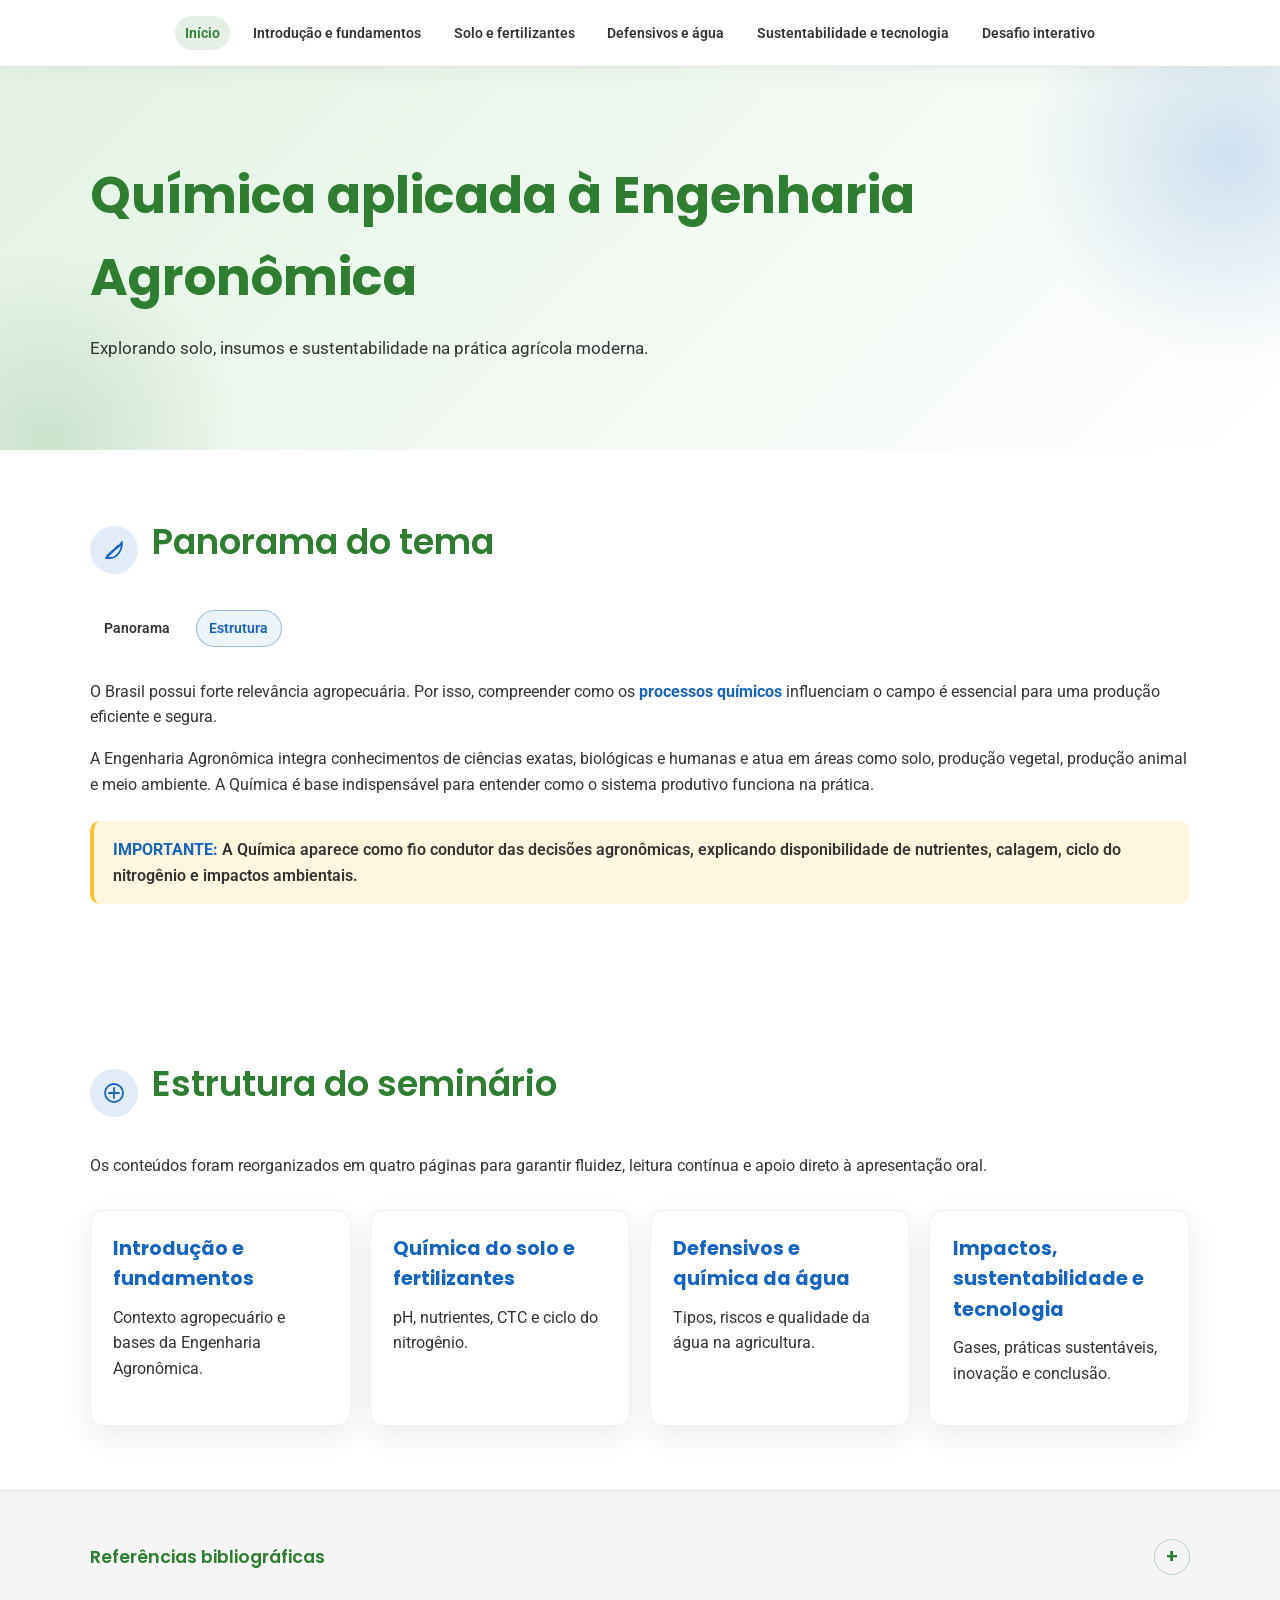
<file: index.html>
﻿<!DOCTYPE html>
<html lang="pt-br">
  <head>
    <meta charset="UTF-8" />
    <meta name="viewport" content="width=device-width, initial-scale=1.0" />
    <title>Química aplicada à Engenharia Agronômica</title>
    <link rel="preconnect" href="https://fonts.googleapis.com" />
    <link rel="preconnect" href="https://fonts.gstatic.com" crossorigin />
    <link href="https://fonts.googleapis.com/css2?family=Poppins:wght@600;700&family=Roboto:wght@400;500;700&display=swap" rel="stylesheet" />
    <link rel="stylesheet" href="assets/css/styles.css" />
    <script defer src="assets/js/script.js"></script>
  </head>
  <body data-page="index">
    <header class="site-header">
      <div class="container header__inner">
        <button class="nav-toggle" type="button" aria-label="Abrir menu" aria-expanded="false" data-nav-toggle>
          Menu
        </button>
        <nav class="site-nav" data-nav-menu>
          <a href="index.html" data-page-target="index">Início</a>
          <a href="pages/introducao.html" data-page-target="introducao">Introdução e fundamentos</a>
          <a href="pages/solo-fertilizantes.html" data-page-target="solo-fertilizantes">Solo e fertilizantes</a>
          <a href="pages/defensivos-agua.html" data-page-target="defensivos-agua">Defensivos e água</a>
          <a href="pages/sustentabilidade-tecnologia.html" data-page-target="sustentabilidade-tecnologia">Sustentabilidade e tecnologia</a>
          <a href="pages/desafio-agronomo.html" data-page-target="desafio-agronomo">Desafio interativo</a>
        </nav>
      </div>
    </header>

    <main>
      <section class="hero">
        <div class="container hero__content reveal">
          <h1>Química aplicada à Engenharia Agronômica</h1>
          <p>Explorando solo, insumos e sustentabilidade na prática agrícola moderna.</p>
        </div>
      </section>

      <section class="section" id="panorama">
        <div class="container">
          <div class="section-header reveal">
            <div class="section-icon" aria-hidden="true">
              <svg viewBox="0 0 24 24" width="24" height="24" fill="none" stroke="currentColor" stroke-width="1.8" stroke-linecap="round" stroke-linejoin="round">
                <path d="M4 20c4-8 12-8 16-16 0 10-6 16-12 16H4z" />
                <path d="M6 18c3-3 6-6 10-10" />
              </svg>
            </div>
            <h2>Panorama do tema</h2>
          </div>
          <div class="section-nav">
            <a href="#panorama" data-section-link>Panorama</a>
            <a href="#estrutura" data-section-link>Estrutura</a>
          </div>
          <p class="reveal">O Brasil possui forte relevância agropecuária. Por isso, compreender como os <span class="keyword">processos químicos</span> influenciam o campo é essencial para uma produção eficiente e segura.</p>
          <p class="reveal">A Engenharia Agronômica integra conhecimentos de ciências exatas, biológicas e humanas e atua em áreas como solo, produção vegetal, produção animal e meio ambiente. A Química é base indispensável para entender como o sistema produtivo funciona na prática.</p>
          <div class="highlight reveal"><strong>IMPORTANTE:</strong> A Química aparece como fio condutor das decisões agronômicas, explicando disponibilidade de nutrientes, calagem, ciclo do nitrogênio e impactos ambientais.</div>
        </div>
      </section>

      <section class="section" id="estrutura">
        <div class="container">
          <div class="section-header reveal">
            <div class="section-icon" aria-hidden="true">
              <svg viewBox="0 0 24 24" width="24" height="24" fill="none" stroke="currentColor" stroke-width="1.8" stroke-linecap="round" stroke-linejoin="round">
                <circle cx="12" cy="12" r="9" />
                <path d="M12 7v10" />
                <path d="M7 12h10" />
              </svg>
            </div>
            <h2>Estrutura do seminário</h2>
          </div>
          <p class="reveal">Os conteúdos foram reorganizados em quatro páginas para garantir fluidez, leitura contínua e apoio direto à apresentação oral.</p>
          <div class="card-grid">
            <a class="card reveal" href="pages/introducao.html">
              <h3 class="card__title">Introdução e fundamentos</h3>
              <p class="card__text">Contexto agropecuário e bases da Engenharia Agronômica.</p>
            </a>
            <a class="card reveal" href="pages/solo-fertilizantes.html">
              <h3 class="card__title">Química do solo e fertilizantes</h3>
              <p class="card__text">pH, nutrientes, CTC e ciclo do nitrogênio.</p>
            </a>
            <a class="card reveal" href="pages/defensivos-agua.html">
              <h3 class="card__title">Defensivos e química da água</h3>
              <p class="card__text">Tipos, riscos e qualidade da água na agricultura.</p>
            </a>
            <a class="card reveal" href="pages/sustentabilidade-tecnologia.html">
              <h3 class="card__title">Impactos, sustentabilidade e tecnologia</h3>
              <p class="card__text">Gases, práticas sustentáveis, inovação e conclusão.</p>
            </a>
          </div>
        </div>
      </section>
    </main>

    <footer class="footer">
      <div class="container">
        <button class="footer-toggle" type="button" aria-expanded="false" aria-controls="footer-references" data-footer-toggle>
          <span>Referências bibliográficas</span>
          <span class="footer-toggle__icon" aria-hidden="true">+</span>
        </button>
        <div class="footer-panel" id="footer-references">
          <ul class="references">
            <li>AGÊNCIA NACIONAL DE ÁGUAS E SANEAMENTO BÁSICO (ANA). Qualidade da água. Disponível em: https://www.gov.br/ana/pt-br/assuntos/monitoramento-e-eventos-criticos/qualidade-da-agua. Acesso em: 27 mar. 2026.</li>
            <li>AGÊNCIA NACIONAL DE ÁGUAS E SANEAMENTO BÁSICO (ANA). Índice de Qualidade das Águas (IQA). Disponível em: https://www.ana.gov.br/portalpnqa/indicadores-indice-aguas.aspx. Acesso em: 27 mar. 2026.</li>
            <li>AGROLINK. Calagem: o que é a acidez e o pH do solo? Como controlar? Disponível em: https://www.agrolink.com.br/fertilizantes/calagem-e-gessagem/calagem---o-que-e-a-acidez-e-calagem-do-solo_456691.html. Acesso em: 27 mar. 2026.</li>
            <li>AGROLINK. A importância da Capacidade de Troca de Cátions (CTC) no solo. Disponível em: https://www.agrolink.com.br/fertilizantes/aspectos-gerais/a-importancia-da-capacidade-de-troca-de-cations--ctc--no-solo_493132.html. Acesso em: 27 mar. 2026.</li>
            <li>AGÊNCIA NACIONAL DE VIGILÂNCIA SANITÁRIA (ANVISA). Agrotóxicos. Disponível em: https://www.gov.br/anvisa/pt-br/assuntos/agrotoxicos. Acesso em: 27 mar. 2026.</li>
            <li>BIBLIOTECA VIRTUAL EM SAÚDE (BVS/MS). Intoxicação por agrotóxicos. Disponível em: https://bvsms.saude.gov.br/intoxicacao-por-agrotoxicos/. Acesso em: 27 mar. 2026.</li>
            <li>BRASIL ESCOLA. Adubos Orgânicos e Inorgânicos. Disponível em: https://brasilescola.uol.com.br/quimica/adubos-organicos-inorganicos.htm. Acesso em: 27 mar. 2026.</li>
            <li>BRASIL ESCOLA. Ciclo do Nitrogênio: o que é, como funciona, etapas. Disponível em: https://brasilescola.uol.com.br/biologia/ciclo-nitrogenio.htm. Acesso em: 27 mar. 2026.</li>
            <li>BRASIL ESCOLA. Fertilizantes: o que são, função, tipos, produção. Disponível em: https://brasilescola.uol.com.br/geografia/fertilizantes.htm. Acesso em: 27 mar. 2026.</li>
            <li>BRASIL ESCOLA. Gases do efeito estufa: quais são, como agem. Disponível em: https://brasilescola.uol.com.br/quimica/gases-efeito-estufa.htm. Acesso em: 27 mar. 2026.</li>
            <li>BRASIL ESCOLA. Nutrição vegetal: o que é, elementos essenciais. Disponível em: https://brasilescola.uol.com.br/biologia/nutricao-das-plantas.htm. Acesso em: 27 mar. 2026.</li>
            <li>CAEMA (COMPANHIA DE SANEAMENTO AMBIENTAL DO MARANHÃO). Dia do Engenheiro Agrônomo. 2010. Disponível em: https://caema.ma.gov.br/index.php/noticias/436-dia-do-engenheiro-agronomo. Acesso em: 27 mar. 2026.</li>
            <li>CONSELHO FEDERAL DE ENGENHARIA E AGRONOMIA (CONFEA). 12 de outubro: Dia do Engenheiro Agrônomo. Disponível em: https://www.confea.org.br/12-de-outubro-dia-do-engenheiro-agronomo-0. Acesso em: 27 mar. 2026.</li>
            <li>CONSELHO FEDERAL DE ENGENHARIA E AGRONOMIA (CONFEA). Decreto nº 23.196, de 12 out. 1933: regula o exercício da profissão agronômica e dá outras providências. Disponível em: https://normativos.confea.org.br/Ementas/Visualizar?id=2. Acesso em: 27 mar. 2026.</li>
            <li>FUNDAÇÃO JOAQUIM NABUCO (FUNDAJ). Estudo da salinidade de águas utilizadas em pequena irrigação no Nordeste, e da sua evolução sazonal. 2021. Disponível em: https://www.gov.br/fundaj/pt-br/destaques/observa-fundaj-itens/observa-fundaj/artigos-de-joao-suassuna/estudo-da-salinidade-de-aguas-utilizadas-em-pequena-irrigacao-no-nordeste-e-da-sua-evolucao-sazonal-durante-os-anos-de-1988-e-1989-1. Acesso em: 27 mar. 2026.</li>
            <li>INSTITUTO NACIONAL DE CÂNCER (INCA). Agrotóxico. 2022. Disponível em: https://www.gov.br/inca/pt-br/assuntos/causas-e-prevencao-do-cancer/exposicao-no-trabalho-e-no-ambiente/agrotoxico. Acesso em: 27 mar. 2026.</li>
            <li>MINISTÉRIO DA AGRICULTURA E PECUÁRIA (MAPA). Conservação do Solo e da Água. 2016. Disponível em: https://www.gov.br/agricultura/pt-br/assuntos/sustentabilidade/conservacao-do-solo-e-da-agua. Acesso em: 27 mar. 2026.</li>
            <li>MINISTÉRIO DA AGRICULTURA E PECUÁRIA (MAPA). Agricultura de precisão é mais rentável e reduz a necessidade do uso de insumos. 2019. Disponível em: https://www.gov.br/agricultura/pt-br/assuntos/noticias/2022/agricultura-de-precisao-e-mais-rentavel-e-diminui-necessidade-do-uso-insumos. Acesso em: 27 mar. 2026.</li>
            <li>MINISTÉRIO DA CIÊNCIA, TECNOLOGIA E INOVAÇÃO (MCTI). Sobre a CTNBio. 2021. Disponível em: https://www.gov.br/mcti/pt-br/composicao/conselhos/ctnbio. Acesso em: 27 mar. 2026.</li>
            <li>MUNDO EDUCAÇÃO. Eutrofização. Disponível em: https://mundoeducacao.uol.com.br/biologia/eutrofizacao.htm. Acesso em: 27 mar. 2026.</li>
            <li>MUNDO EDUCAÇÃO. Processo de salinização do solo. Disponível em: https://mundoeducacao.uol.com.br/geografia/processo-salinizacao-solo.htm. Acesso em: 27 mar. 2026.</li>
            <li>CONSELHO REGIONAL DE MEDICINA VETERINÁRIA DO ESTADO DE SÃO PAULO (CRMV-SP). Pesquisa avalia emissão de metano por bovinos. 2015. Disponível em: https://crmvsp.gov.br/pesquisa-avalia-emissao-de-metano-por-bovinos/. Acesso em: 27 mar. 2026.</li>
          </ul>
        </div>
      </div>
    </footer>
  </body>
</html>
</file>
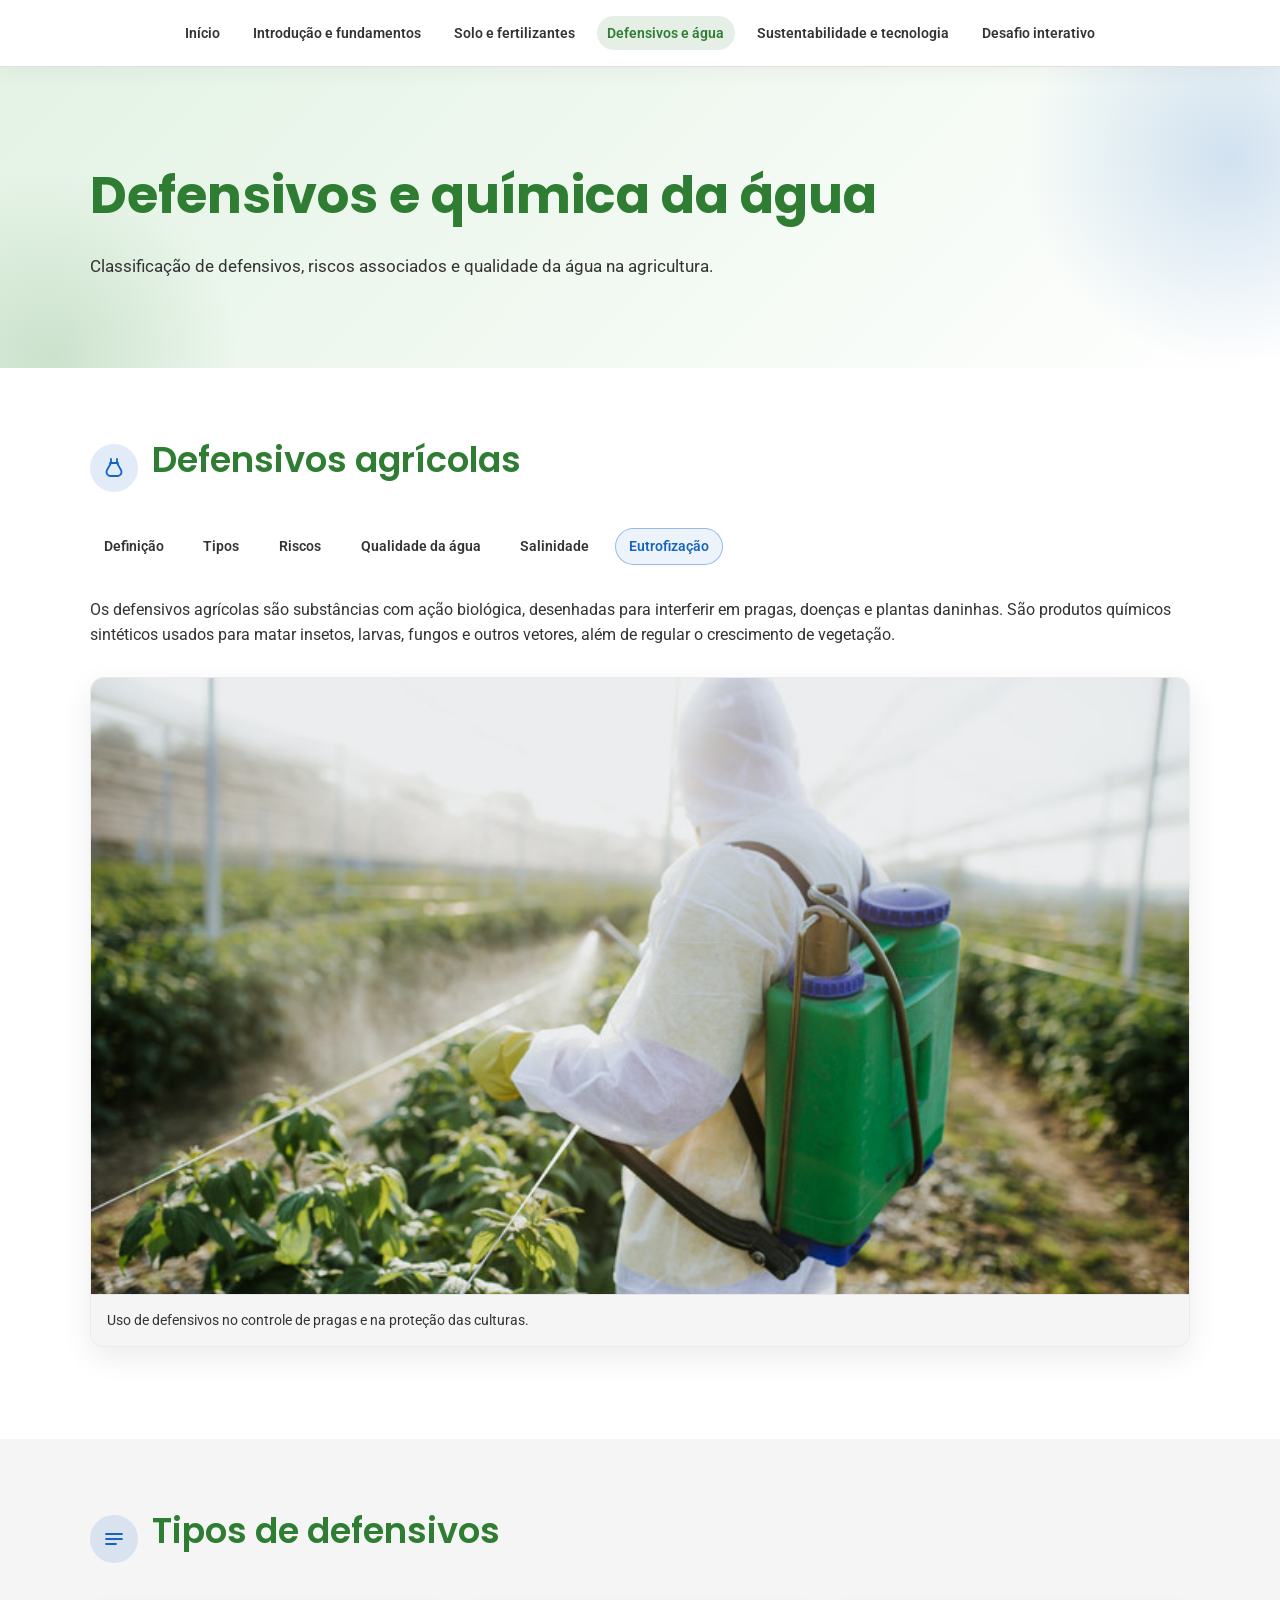
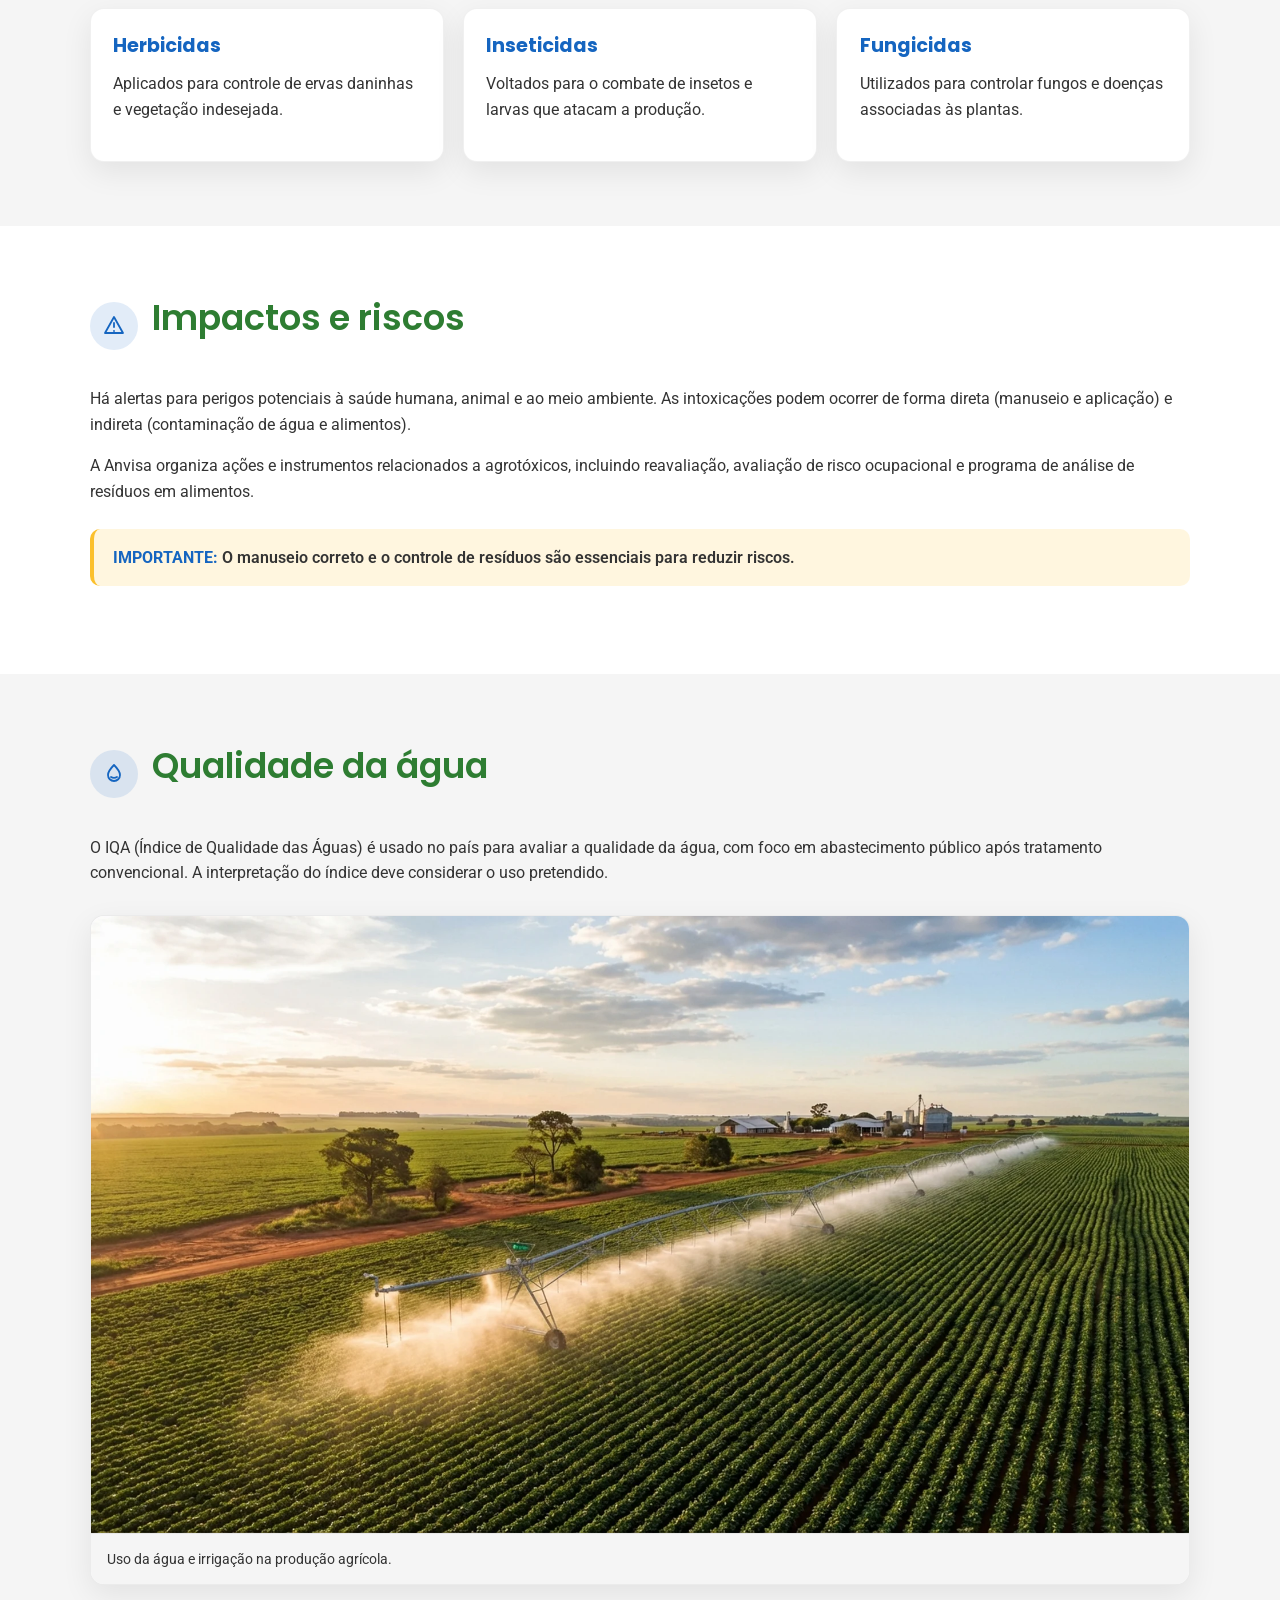
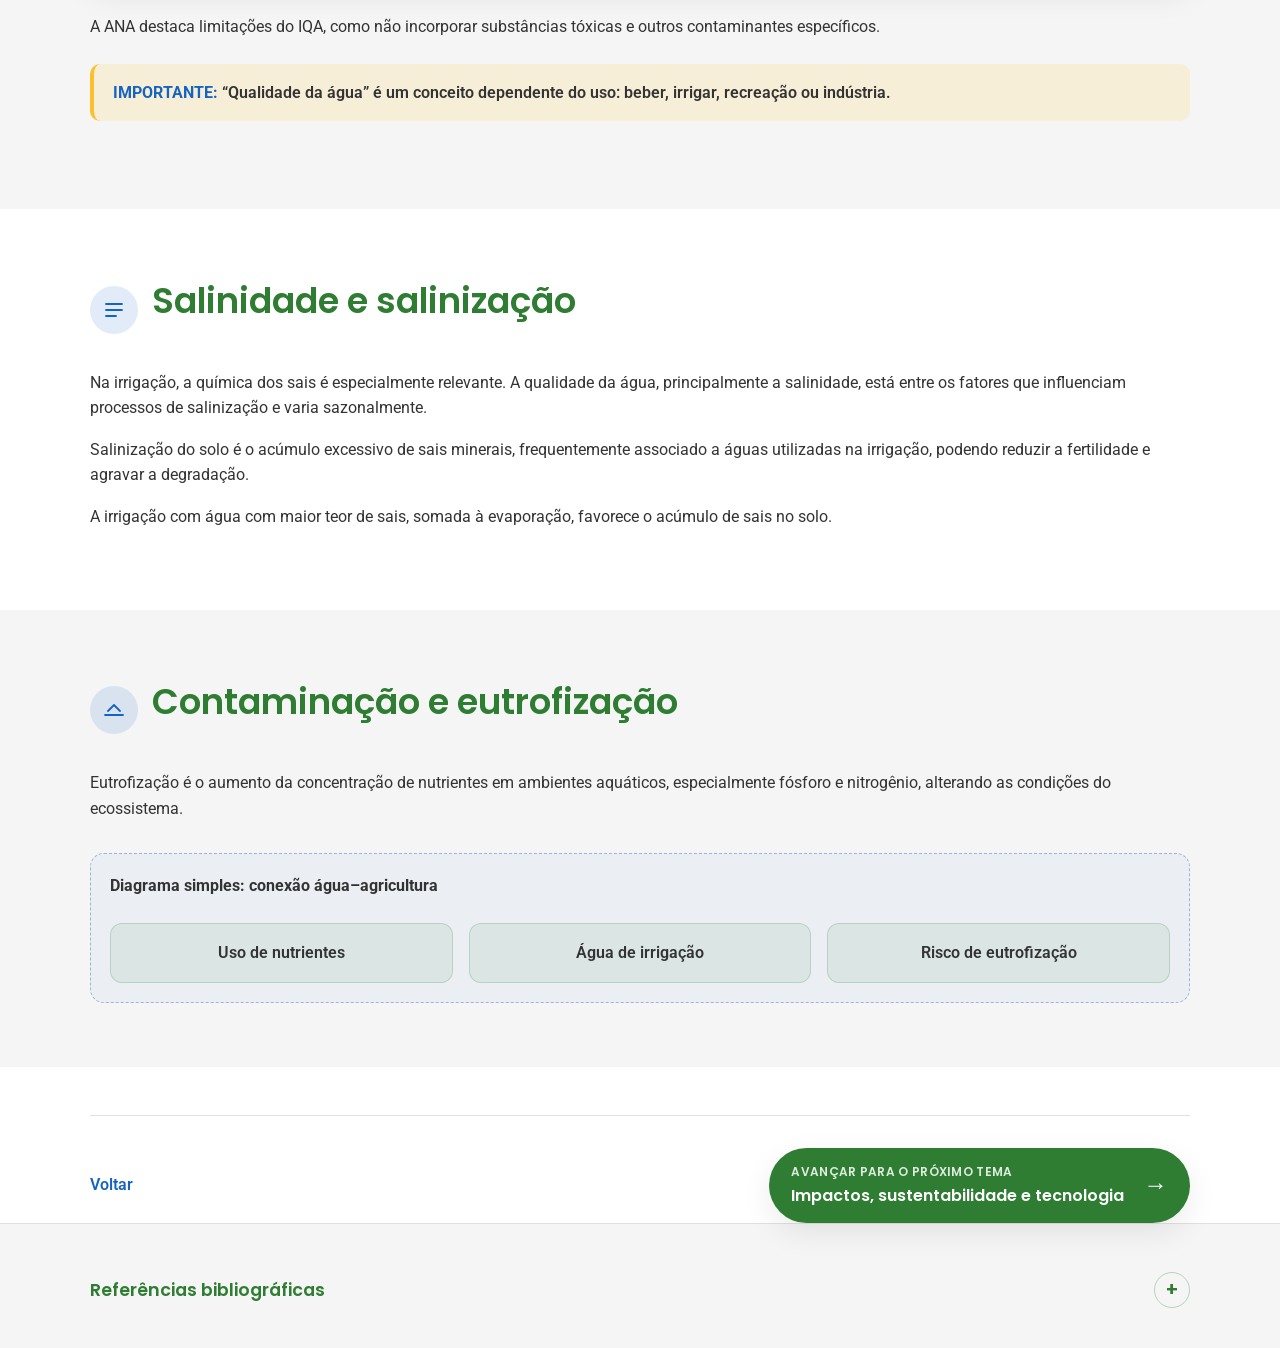
<file: pages/defensivos-agua.html>
﻿<!DOCTYPE html>
<html lang="pt-br">
  <head>
    <meta charset="UTF-8" />
    <meta name="viewport" content="width=device-width, initial-scale=1.0" />
    <title>Defensivos e química da água | Química aplicada à Engenharia Agronômica</title>
    <link rel="preconnect" href="https://fonts.googleapis.com" />
    <link rel="preconnect" href="https://fonts.gstatic.com" crossorigin />
    <link href="https://fonts.googleapis.com/css2?family=Poppins:wght@600;700&family=Roboto:wght@400;500;700&display=swap" rel="stylesheet" />
    <link rel="stylesheet" href="../assets/css/styles.css" />
    <script defer src="../assets/js/script.js"></script>
  </head>
  <body data-page="defensivos-agua">
    <header class="site-header">
      <div class="container header__inner">
        <button class="nav-toggle" type="button" aria-label="Abrir menu" aria-expanded="false" data-nav-toggle>
          Menu
        </button>
        <nav class="site-nav" data-nav-menu>
          <a href="../index.html" data-page-target="index">Início</a>
          <a href="introducao.html" data-page-target="introducao">Introdução e fundamentos</a>
          <a href="solo-fertilizantes.html" data-page-target="solo-fertilizantes">Solo e fertilizantes</a>
          <a href="defensivos-agua.html" data-page-target="defensivos-agua">Defensivos e água</a>
          <a href="sustentabilidade-tecnologia.html" data-page-target="sustentabilidade-tecnologia">Sustentabilidade e tecnologia</a>
          <a href="desafio-agronomo.html" data-page-target="desafio-agronomo">Desafio interativo</a>
        </nav>
      </div>
    </header>

    <main>
      <section class="hero">
        <div class="container hero__content reveal">
          <h1>Defensivos e química da água</h1>
          <p>Classificação de defensivos, riscos associados e qualidade da água na agricultura.</p>
        </div>
      </section>

      <section class="section" id="definicao">
        <div class="container">
          <div class="section-header reveal">
            <div class="section-icon" aria-hidden="true">
              <svg viewBox="0 0 24 24" width="24" height="24" fill="none" stroke="currentColor" stroke-width="1.8" stroke-linecap="round" stroke-linejoin="round">
                <path d="M9 3v4l-4 7a4 4 0 0 0 3.5 6h7a4 4 0 0 0 3.5-6l-4-7V3" />
                <path d="M8 7h8" />
              </svg>
            </div>
            <h2>Defensivos agrícolas</h2>
          </div>
          <div class="section-nav">
            <a href="#definicao" data-section-link>Definição</a>
            <a href="#tipos" data-section-link>Tipos</a>
            <a href="#riscos" data-section-link>Riscos</a>
            <a href="#qualidade" data-section-link>Qualidade da água</a>
            <a href="#salinidade" data-section-link>Salinidade</a>
            <a href="#eutrofizacao" data-section-link>Eutrofização</a>
          </div>
          <p class="reveal">Os defensivos agrícolas são substâncias com ação biológica, desenhadas para interferir em pragas, doenças e plantas daninhas. São produtos químicos sintéticos usados para matar insetos, larvas, fungos e outros vetores, além de regular o crescimento de vegetação.</p>
          <figure class="section-image reveal">
            <img src="../assets/images/defensivos%20agro.jpg" alt="Aplicação de defensivos agrícolas para controle de pragas nas lavouras" />
            <figcaption>Uso de defensivos no controle de pragas e na proteção das culturas.</figcaption>
          </figure>
        </div>
      </section>

      <section class="section section--alt" id="tipos">
        <div class="container">
          <div class="section-header reveal">
            <div class="section-icon" aria-hidden="true">
              <svg viewBox="0 0 24 24" width="24" height="24" fill="none" stroke="currentColor" stroke-width="1.8" stroke-linecap="round" stroke-linejoin="round">
                <path d="M4 7h16" />
                <path d="M4 12h16" />
                <path d="M4 17h10" />
              </svg>
            </div>
            <h2>Tipos de defensivos</h2>
          </div>
          <div class="card-grid">
            <article class="card reveal">
              <h3 class="card__title">Herbicidas</h3>
              <p class="card__text">Aplicados para controle de ervas daninhas e vegetação indesejada.</p>
            </article>
            <article class="card reveal">
              <h3 class="card__title">Inseticidas</h3>
              <p class="card__text">Voltados para o combate de insetos e larvas que atacam a produção.</p>
            </article>
            <article class="card reveal">
              <h3 class="card__title">Fungicidas</h3>
              <p class="card__text">Utilizados para controlar fungos e doenças associadas às plantas.</p>
            </article>
          </div>
        </div>
      </section>

      <section class="section" id="riscos">
        <div class="container">
          <div class="section-header reveal">
            <div class="section-icon" aria-hidden="true">
              <svg viewBox="0 0 24 24" width="24" height="24" fill="none" stroke="currentColor" stroke-width="1.8" stroke-linecap="round" stroke-linejoin="round">
                <path d="M12 3l9 16H3z" />
                <path d="M12 9v4" />
                <path d="M12 17h.01" />
              </svg>
            </div>
            <h2>Impactos e riscos</h2>
          </div>
          <p class="reveal">Há alertas para perigos potenciais à saúde humana, animal e ao meio ambiente. As intoxicações podem ocorrer de forma direta (manuseio e aplicação) e indireta (contaminação de água e alimentos).</p>
          <p class="reveal">A Anvisa organiza ações e instrumentos relacionados a agrotóxicos, incluindo reavaliação, avaliação de risco ocupacional e programa de análise de resíduos em alimentos.</p>
          <div class="highlight reveal"><strong>IMPORTANTE:</strong> O manuseio correto e o controle de resíduos são essenciais para reduzir riscos.</div>
        </div>
      </section>

      <section class="section section--alt" id="qualidade">
        <div class="container">
          <div class="section-header reveal">
            <div class="section-icon" aria-hidden="true">
              <svg viewBox="0 0 24 24" width="24" height="24" fill="none" stroke="currentColor" stroke-width="1.8" stroke-linecap="round" stroke-linejoin="round">
                <path d="M12 3c3 3 6 6 6 10a6 6 0 0 1-12 0c0-4 3-7 6-10" />
                <path d="M9 15c1.5 1 4.5 1 6 0" />
              </svg>
            </div>
            <h2>Qualidade da água</h2>
          </div>
          <p class="reveal">O IQA (Índice de Qualidade das Águas) é usado no país para avaliar a qualidade da água, com foco em abastecimento público após tratamento convencional. A interpretação do índice deve considerar o uso pretendido.</p>
          <figure class="section-image reveal">
            <img src="../assets/images/agua%20na%20agro.webp" alt="Sistema de irrigação agrícola destacando o uso da água na produção" />
            <figcaption>Uso da água e irrigação na produção agrícola.</figcaption>
          </figure>
          <p class="reveal">A ANA destaca limitações do IQA, como não incorporar substâncias tóxicas e outros contaminantes específicos.</p>
          <div class="highlight reveal"><strong>IMPORTANTE:</strong> “Qualidade da água” é um conceito dependente do uso: beber, irrigar, recreação ou indústria.</div>
        </div>
      </section>

      <section class="section" id="salinidade">
        <div class="container">
          <div class="section-header reveal">
            <div class="section-icon" aria-hidden="true">
              <svg viewBox="0 0 24 24" width="24" height="24" fill="none" stroke="currentColor" stroke-width="1.8" stroke-linecap="round" stroke-linejoin="round">
                <path d="M4 6h16" />
                <path d="M4 12h16" />
                <path d="M4 18h10" />
              </svg>
            </div>
            <h2>Salinidade e salinização</h2>
          </div>
          <p class="reveal">Na irrigação, a química dos sais é especialmente relevante. A qualidade da água, principalmente a salinidade, está entre os fatores que influenciam processos de salinização e varia sazonalmente.</p>
          <p class="reveal">Salinização do solo é o acúmulo excessivo de sais minerais, frequentemente associado a águas utilizadas na irrigação, podendo reduzir a fertilidade e agravar a degradação.</p>
          <p class="reveal">A irrigação com água com maior teor de sais, somada à evaporação, favorece o acúmulo de sais no solo.</p>
        </div>
      </section>

      <section class="section section--alt" id="eutrofizacao">
        <div class="container">
          <div class="section-header reveal">
            <div class="section-icon" aria-hidden="true">
              <svg viewBox="0 0 24 24" width="24" height="24" fill="none" stroke="currentColor" stroke-width="1.8" stroke-linecap="round" stroke-linejoin="round">
                <path d="M3 17h18" />
                <path d="M6 13l6-6 6 6" />
              </svg>
            </div>
            <h2>Contaminação e eutrofização</h2>
          </div>
          <p class="reveal">Eutrofização é o aumento da concentração de nutrientes em ambientes aquáticos, especialmente fósforo e nitrogênio, alterando as condições do ecossistema.</p>
          <div class="diagram reveal">
            <strong>Diagrama simples: conexão água–agricultura</strong>
            <div class="water-flow" aria-hidden="true">
              <div>Uso de nutrientes</div>
              <div>Água de irrigação</div>
              <div>Risco de eutrofização</div>
            </div>
          </div>
        </div>
      </section>

      <div class="container">
        <div class="page-nav has-back">
          <a class="page-nav__back" href="solo-fertilizantes.html">Voltar</a>
          <div class="next-page">
            <a class="next-page__link" href="sustentabilidade-tecnologia.html">
              <span class="next-page__text">
                <span class="next-page__kicker">Avançar para o próximo tema</span>
                <span class="next-page__title">Impactos, sustentabilidade e tecnologia</span>
              </span>
              <span class="next-page__arrow" aria-hidden="true">→</span>
            </a>
          </div>
        </div>
      </div>
    </main>

    <footer class="footer">
      <div class="container">
        <button class="footer-toggle" type="button" aria-expanded="false" aria-controls="footer-references" data-footer-toggle>
          <span>Referências bibliográficas</span>
          <span class="footer-toggle__icon" aria-hidden="true">+</span>
        </button>
        <div class="footer-panel" id="footer-references">
          <ul class="references">
            <li>AGÊNCIA NACIONAL DE ÁGUAS E SANEAMENTO BÁSICO (ANA). Qualidade da água. Disponível em: https://www.gov.br/ana/pt-br/assuntos/monitoramento-e-eventos-criticos/qualidade-da-agua. Acesso em: 27 mar. 2026.</li>
            <li>AGÊNCIA NACIONAL DE ÁGUAS E SANEAMENTO BÁSICO (ANA). Índice de Qualidade das Águas (IQA). Disponível em: https://www.ana.gov.br/portalpnqa/indicadores-indice-aguas.aspx. Acesso em: 27 mar. 2026.</li>
            <li>AGROLINK. Calagem: o que é a acidez e o pH do solo? Como controlar? Disponível em: https://www.agrolink.com.br/fertilizantes/calagem-e-gessagem/calagem---o-que-e-a-acidez-e-calagem-do-solo_456691.html. Acesso em: 27 mar. 2026.</li>
            <li>AGROLINK. A importância da Capacidade de Troca de Cátions (CTC) no solo. Disponível em: https://www.agrolink.com.br/fertilizantes/aspectos-gerais/a-importancia-da-capacidade-de-troca-de-cations--ctc--no-solo_493132.html. Acesso em: 27 mar. 2026.</li>
            <li>AGÊNCIA NACIONAL DE VIGILÂNCIA SANITÁRIA (ANVISA). Agrotóxicos. Disponível em: https://www.gov.br/anvisa/pt-br/assuntos/agrotoxicos. Acesso em: 27 mar. 2026.</li>
            <li>BIBLIOTECA VIRTUAL EM SAÚDE (BVS/MS). Intoxicação por agrotóxicos. Disponível em: https://bvsms.saude.gov.br/intoxicacao-por-agrotoxicos/. Acesso em: 27 mar. 2026.</li>
            <li>BRASIL ESCOLA. Adubos Orgânicos e Inorgânicos. Disponível em: https://brasilescola.uol.com.br/quimica/adubos-organicos-inorganicos.htm. Acesso em: 27 mar. 2026.</li>
            <li>BRASIL ESCOLA. Ciclo do Nitrogênio: o que é, como funciona, etapas. Disponível em: https://brasilescola.uol.com.br/biologia/ciclo-nitrogenio.htm. Acesso em: 27 mar. 2026.</li>
            <li>BRASIL ESCOLA. Fertilizantes: o que são, função, tipos, produção. Disponível em: https://brasilescola.uol.com.br/geografia/fertilizantes.htm. Acesso em: 27 mar. 2026.</li>
            <li>BRASIL ESCOLA. Gases do efeito estufa: quais são, como agem. Disponível em: https://brasilescola.uol.com.br/quimica/gases-efeito-estufa.htm. Acesso em: 27 mar. 2026.</li>
            <li>BRASIL ESCOLA. Nutrição vegetal: o que é, elementos essenciais. Disponível em: https://brasilescola.uol.com.br/biologia/nutricao-das-plantas.htm. Acesso em: 27 mar. 2026.</li>
            <li>CAEMA (COMPANHIA DE SANEAMENTO AMBIENTAL DO MARANHÃO). Dia do Engenheiro Agrônomo. 2010. Disponível em: https://caema.ma.gov.br/index.php/noticias/436-dia-do-engenheiro-agronomo. Acesso em: 27 mar. 2026.</li>
            <li>CONSELHO FEDERAL DE ENGENHARIA E AGRONOMIA (CONFEA). 12 de outubro: Dia do Engenheiro Agrônomo. Disponível em: https://www.confea.org.br/12-de-outubro-dia-do-engenheiro-agronomo-0. Acesso em: 27 mar. 2026.</li>
            <li>CONSELHO FEDERAL DE ENGENHARIA E AGRONOMIA (CONFEA). Decreto nº 23.196, de 12 out. 1933: regula o exercício da profissão agronômica e dá outras providências. Disponível em: https://normativos.confea.org.br/Ementas/Visualizar?id=2. Acesso em: 27 mar. 2026.</li>
            <li>FUNDAÇÃO JOAQUIM NABUCO (FUNDAJ). Estudo da salinidade de águas utilizadas em pequena irrigação no Nordeste, e da sua evolução sazonal. 2021. Disponível em: https://www.gov.br/fundaj/pt-br/destaques/observa-fundaj-itens/observa-fundaj/artigos-de-joao-suassuna/estudo-da-salinidade-de-aguas-utilizadas-em-pequena-irrigacao-no-nordeste-e-da-sua-evolucao-sazonal-durante-os-anos-de-1988-e-1989-1. Acesso em: 27 mar. 2026.</li>
            <li>INSTITUTO NACIONAL DE CÂNCER (INCA). Agrotóxico. 2022. Disponível em: https://www.gov.br/inca/pt-br/assuntos/causas-e-prevencao-do-cancer/exposicao-no-trabalho-e-no-ambiente/agrotoxico. Acesso em: 27 mar. 2026.</li>
            <li>MINISTÉRIO DA AGRICULTURA E PECUÁRIA (MAPA). Conservação do Solo e da Água. 2016. Disponível em: https://www.gov.br/agricultura/pt-br/assuntos/sustentabilidade/conservacao-do-solo-e-da-agua. Acesso em: 27 mar. 2026.</li>
            <li>MINISTÉRIO DA AGRICULTURA E PECUÁRIA (MAPA). Agricultura de precisão é mais rentável e reduz a necessidade do uso de insumos. 2019. Disponível em: https://www.gov.br/agricultura/pt-br/assuntos/noticias/2022/agricultura-de-precisao-e-mais-rentavel-e-diminui-necessidade-do-uso-insumos. Acesso em: 27 mar. 2026.</li>
            <li>MINISTÉRIO DA CIÊNCIA, TECNOLOGIA E INOVAÇÃO (MCTI). Sobre a CTNBio. 2021. Disponível em: https://www.gov.br/mcti/pt-br/composicao/conselhos/ctnbio. Acesso em: 27 mar. 2026.</li>
            <li>MUNDO EDUCAÇÃO. Eutrofização. Disponível em: https://mundoeducacao.uol.com.br/biologia/eutrofizacao.htm. Acesso em: 27 mar. 2026.</li>
            <li>MUNDO EDUCAÇÃO. Processo de salinização do solo. Disponível em: https://mundoeducacao.uol.com.br/geografia/processo-salinizacao-solo.htm. Acesso em: 27 mar. 2026.</li>
            <li>CONSELHO REGIONAL DE MEDICINA VETERINÁRIA DO ESTADO DE SÃO PAULO (CRMV-SP). Pesquisa avalia emissão de metano por bovinos. 2015. Disponível em: https://crmvsp.gov.br/pesquisa-avalia-emissao-de-metano-por-bovinos/. Acesso em: 27 mar. 2026.</li>
          </ul>
        </div>
      </div>
    </footer>
  </body>
</html>
</file>
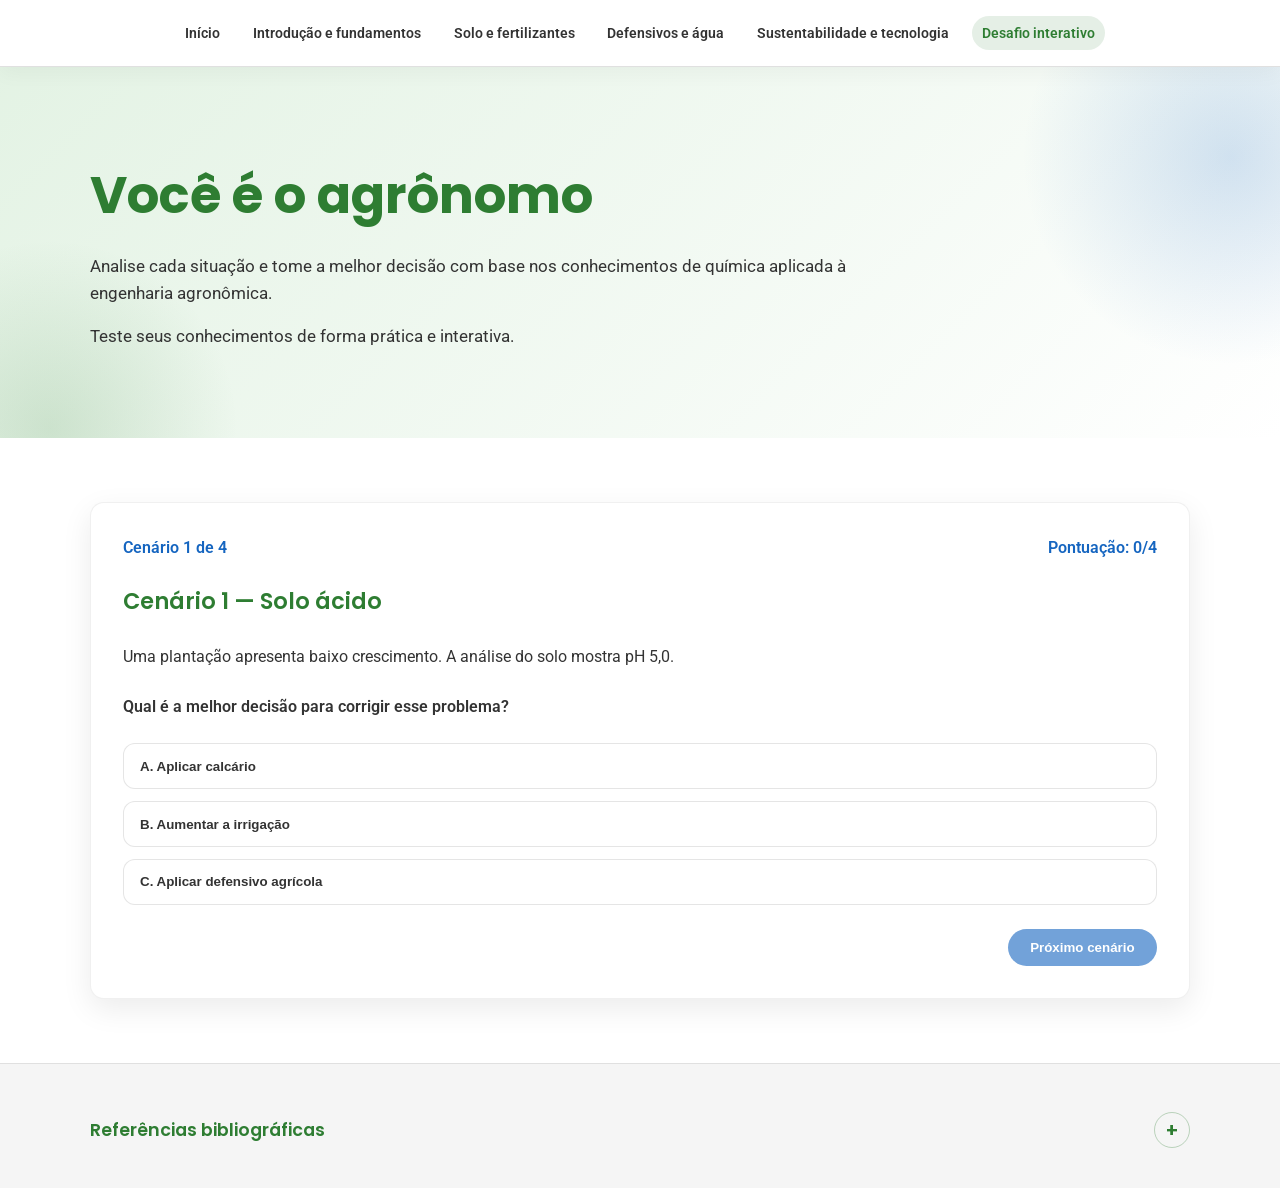
<file: pages/desafio-agronomo.html>
﻿<!DOCTYPE html>
<html lang="pt-br">
  <head>
    <meta charset="UTF-8" />
    <meta name="viewport" content="width=device-width, initial-scale=1.0" />
    <title>Você é o agrônomo | Química aplicada à Engenharia Agronômica</title>
    <link rel="preconnect" href="https://fonts.googleapis.com" />
    <link rel="preconnect" href="https://fonts.gstatic.com" crossorigin />
    <link href="https://fonts.googleapis.com/css2?family=Poppins:wght@600;700&family=Roboto:wght@400;500;700&display=swap" rel="stylesheet" />
    <link rel="stylesheet" href="../assets/css/styles.css" />
    <script defer src="../assets/js/script.js"></script>
  </head>
  <body data-page="desafio-agronomo">
    <header class="site-header">
      <div class="container header__inner">
        <button class="nav-toggle" type="button" aria-label="Abrir menu" aria-expanded="false" data-nav-toggle>
          Menu
        </button>
        <nav class="site-nav" data-nav-menu>
          <a href="../index.html" data-page-target="index">Início</a>
          <a href="introducao.html" data-page-target="introducao">Introdução e fundamentos</a>
          <a href="solo-fertilizantes.html" data-page-target="solo-fertilizantes">Solo e fertilizantes</a>
          <a href="defensivos-agua.html" data-page-target="defensivos-agua">Defensivos e água</a>
          <a href="sustentabilidade-tecnologia.html" data-page-target="sustentabilidade-tecnologia">Sustentabilidade e tecnologia</a>
          <a href="desafio-agronomo.html" data-page-target="desafio-agronomo">Desafio interativo</a>
        </nav>
      </div>
    </header>

    <main>
      <section class="hero">
        <div class="container hero__content reveal">
          <h1>Você é o agrônomo</h1>
          <p>Analise cada situação e tome a melhor decisão com base nos conhecimentos de química aplicada à engenharia agronômica.</p>
          <p>Teste seus conhecimentos de forma prática e interativa.</p>
        </div>
      </section>

      <section class="section" id="desafio">
        <div class="container">
          <div class="quiz-card reveal" data-quiz-card>
            <div class="quiz-meta">
              <span class="quiz-progress" data-quiz-progress>Cenário 1 de 4</span>
              <span class="quiz-score" data-quiz-score>Pontuação: 0/4</span>
            </div>
            <h2 class="quiz-title" data-quiz-title>Carregando cenário...</h2>
            <p class="quiz-context" data-quiz-context></p>
            <p class="quiz-question" data-quiz-question></p>
            <div class="quiz-options" data-quiz-options></div>
            <div class="quiz-feedback" data-quiz-feedback>
              <span class="quiz-feedback__status" data-quiz-status></span>
              <span data-quiz-explanation></span>
            </div>
            <div class="quiz-actions">
              <button class="quiz-next" type="button" data-quiz-next disabled>Próximo cenário</button>
            </div>
          </div>

          <div class="quiz-result" data-quiz-result hidden>
            <h2 class="quiz-title">Desafio concluído!</h2>
            <p>Você terminou o desafio interativo da Engenharia Agronômica.</p>
            <p class="quiz-result__score" data-quiz-result-score>Você acertou 0 de 4 decisões.</p>
            <p>A química aplicada à agronomia é essencial para tomar decisões mais eficientes, produtivas e sustentáveis no campo.</p>
            <div class="quiz-result__actions">
              <button class="quiz-next" type="button" data-quiz-restart>Reiniciar desafio</button>
              <a class="quiz-link" href="sustentabilidade-tecnologia.html#conclusao">Ir para a conclusão</a>
            </div>
          </div>
        </div>
      </section>
    </main>

    <footer class="footer">
      <div class="container">
        <button class="footer-toggle" type="button" aria-expanded="false" aria-controls="footer-references" data-footer-toggle>
          <span>Referências bibliográficas</span>
          <span class="footer-toggle__icon" aria-hidden="true">+</span>
        </button>
        <div class="footer-panel" id="footer-references">
          <ul class="references">
            <li>AGÊNCIA NACIONAL DE ÁGUAS E SANEAMENTO BÁSICO (ANA). Qualidade da água. Disponível em: https://www.gov.br/ana/pt-br/assuntos/monitoramento-e-eventos-criticos/qualidade-da-agua. Acesso em: 27 mar. 2026.</li>
            <li>AGÊNCIA NACIONAL DE ÁGUAS E SANEAMENTO BÁSICO (ANA). Índice de Qualidade das Águas (IQA). Disponível em: https://www.ana.gov.br/portalpnqa/indicadores-indice-aguas.aspx. Acesso em: 27 mar. 2026.</li>
            <li>AGROLINK. Calagem: o que é a acidez e o pH do solo? Como controlar? Disponível em: https://www.agrolink.com.br/fertilizantes/calagem-e-gessagem/calagem---o-que-e-a-acidez-e-calagem-do-solo_456691.html. Acesso em: 27 mar. 2026.</li>
            <li>AGROLINK. A importância da Capacidade de Troca de Cátions (CTC) no solo. Disponível em: https://www.agrolink.com.br/fertilizantes/aspectos-gerais/a-importancia-da-capacidade-de-troca-de-cations--ctc--no-solo_493132.html. Acesso em: 27 mar. 2026.</li>
            <li>AGÊNCIA NACIONAL DE VIGILÂNCIA SANITÁRIA (ANVISA). Agrotóxicos. Disponível em: https://www.gov.br/anvisa/pt-br/assuntos/agrotoxicos. Acesso em: 27 mar. 2026.</li>
            <li>BIBLIOTECA VIRTUAL EM SAÚDE (BVS/MS). Intoxicação por agrotóxicos. Disponível em: https://bvsms.saude.gov.br/intoxicacao-por-agrotoxicos/. Acesso em: 27 mar. 2026.</li>
            <li>BRASIL ESCOLA. Adubos Orgânicos e Inorgânicos. Disponível em: https://brasilescola.uol.com.br/quimica/adubos-organicos-inorganicos.htm. Acesso em: 27 mar. 2026.</li>
            <li>BRASIL ESCOLA. Ciclo do Nitrogênio: o que é, como funciona, etapas. Disponível em: https://brasilescola.uol.com.br/biologia/ciclo-nitrogenio.htm. Acesso em: 27 mar. 2026.</li>
            <li>BRASIL ESCOLA. Fertilizantes: o que são, função, tipos, produção. Disponível em: https://brasilescola.uol.com.br/geografia/fertilizantes.htm. Acesso em: 27 mar. 2026.</li>
            <li>BRASIL ESCOLA. Gases do efeito estufa: quais são, como agem. Disponível em: https://brasilescola.uol.com.br/quimica/gases-efeito-estufa.htm. Acesso em: 27 mar. 2026.</li>
            <li>BRASIL ESCOLA. Nutrição vegetal: o que é, elementos essenciais. Disponível em: https://brasilescola.uol.com.br/biologia/nutricao-das-plantas.htm. Acesso em: 27 mar. 2026.</li>
            <li>CAEMA (COMPANHIA DE SANEAMENTO AMBIENTAL DO MARANHÃO). Dia do Engenheiro Agrônomo. 2010. Disponível em: https://caema.ma.gov.br/index.php/noticias/436-dia-do-engenheiro-agronomo. Acesso em: 27 mar. 2026.</li>
            <li>CONSELHO FEDERAL DE ENGENHARIA E AGRONOMIA (CONFEA). 12 de outubro: Dia do Engenheiro Agrônomo. Disponível em: https://www.confea.org.br/12-de-outubro-dia-do-engenheiro-agronomo-0. Acesso em: 27 mar. 2026.</li>
            <li>CONSELHO FEDERAL DE ENGENHARIA E AGRONOMIA (CONFEA). Decreto nº 23.196, de 12 out. 1933: regula o exercício da profissão agronômica e dá outras providências. Disponível em: https://normativos.confea.org.br/Ementas/Visualizar?id=2. Acesso em: 27 mar. 2026.</li>
            <li>FUNDAÇÃO JOAQUIM NABUCO (FUNDAJ). Estudo da salinidade de águas utilizadas em pequena irrigação no Nordeste, e da sua evolução sazonal. 2021. Disponível em: https://www.gov.br/fundaj/pt-br/destaques/observa-fundaj-itens/observa-fundaj/artigos-de-joao-suassuna/estudo-da-salinidade-de-aguas-utilizadas-em-pequena-irrigacao-no-nordeste-e-da-sua-evolucao-sazonal-durante-os-anos-de-1988-e-1989-1. Acesso em: 27 mar. 2026.</li>
            <li>INSTITUTO NACIONAL DE CÂNCER (INCA). Agrotóxico. 2022. Disponível em: https://www.gov.br/inca/pt-br/assuntos/causas-e-prevencao-do-cancer/exposicao-no-trabalho-e-no-ambiente/agrotoxico. Acesso em: 27 mar. 2026.</li>
            <li>MINISTÉRIO DA AGRICULTURA E PECUÁRIA (MAPA). Conservação do Solo e da Água. 2016. Disponível em: https://www.gov.br/agricultura/pt-br/assuntos/sustentabilidade/conservacao-do-solo-e-da-agua. Acesso em: 27 mar. 2026.</li>
            <li>MINISTÉRIO DA AGRICULTURA E PECUÁRIA (MAPA). Agricultura de precisão é mais rentável e reduz a necessidade do uso de insumos. 2019. Disponível em: https://www.gov.br/agricultura/pt-br/assuntos/noticias/2022/agricultura-de-precisao-e-mais-rentavel-e-diminui-necessidade-do-uso-insumos. Acesso em: 27 mar. 2026.</li>
            <li>MINISTÉRIO DA CIÊNCIA, TECNOLOGIA E INOVAÇÃO (MCTI). Sobre a CTNBio. 2021. Disponível em: https://www.gov.br/mcti/pt-br/composicao/conselhos/ctnbio. Acesso em: 27 mar. 2026.</li>
            <li>MUNDO EDUCAÇÃO. Eutrofização. Disponível em: https://mundoeducacao.uol.com.br/biologia/eutrofizacao.htm. Acesso em: 27 mar. 2026.</li>
            <li>MUNDO EDUCAÇÃO. Processo de salinização do solo. Disponível em: https://mundoeducacao.uol.com.br/geografia/processo-salinizacao-solo.htm. Acesso em: 27 mar. 2026.</li>
            <li>CONSELHO REGIONAL DE MEDICINA VETERINÁRIA DO ESTADO DE SÃO PAULO (CRMV-SP). Pesquisa avalia emissão de metano por bovinos. 2015. Disponível em: https://crmvsp.gov.br/pesquisa-avalia-emissao-de-metano-por-bovinos/. Acesso em: 27 mar. 2026.</li>
          </ul>
        </div>
      </div>
    </footer>
  </body>
</html>
</file>
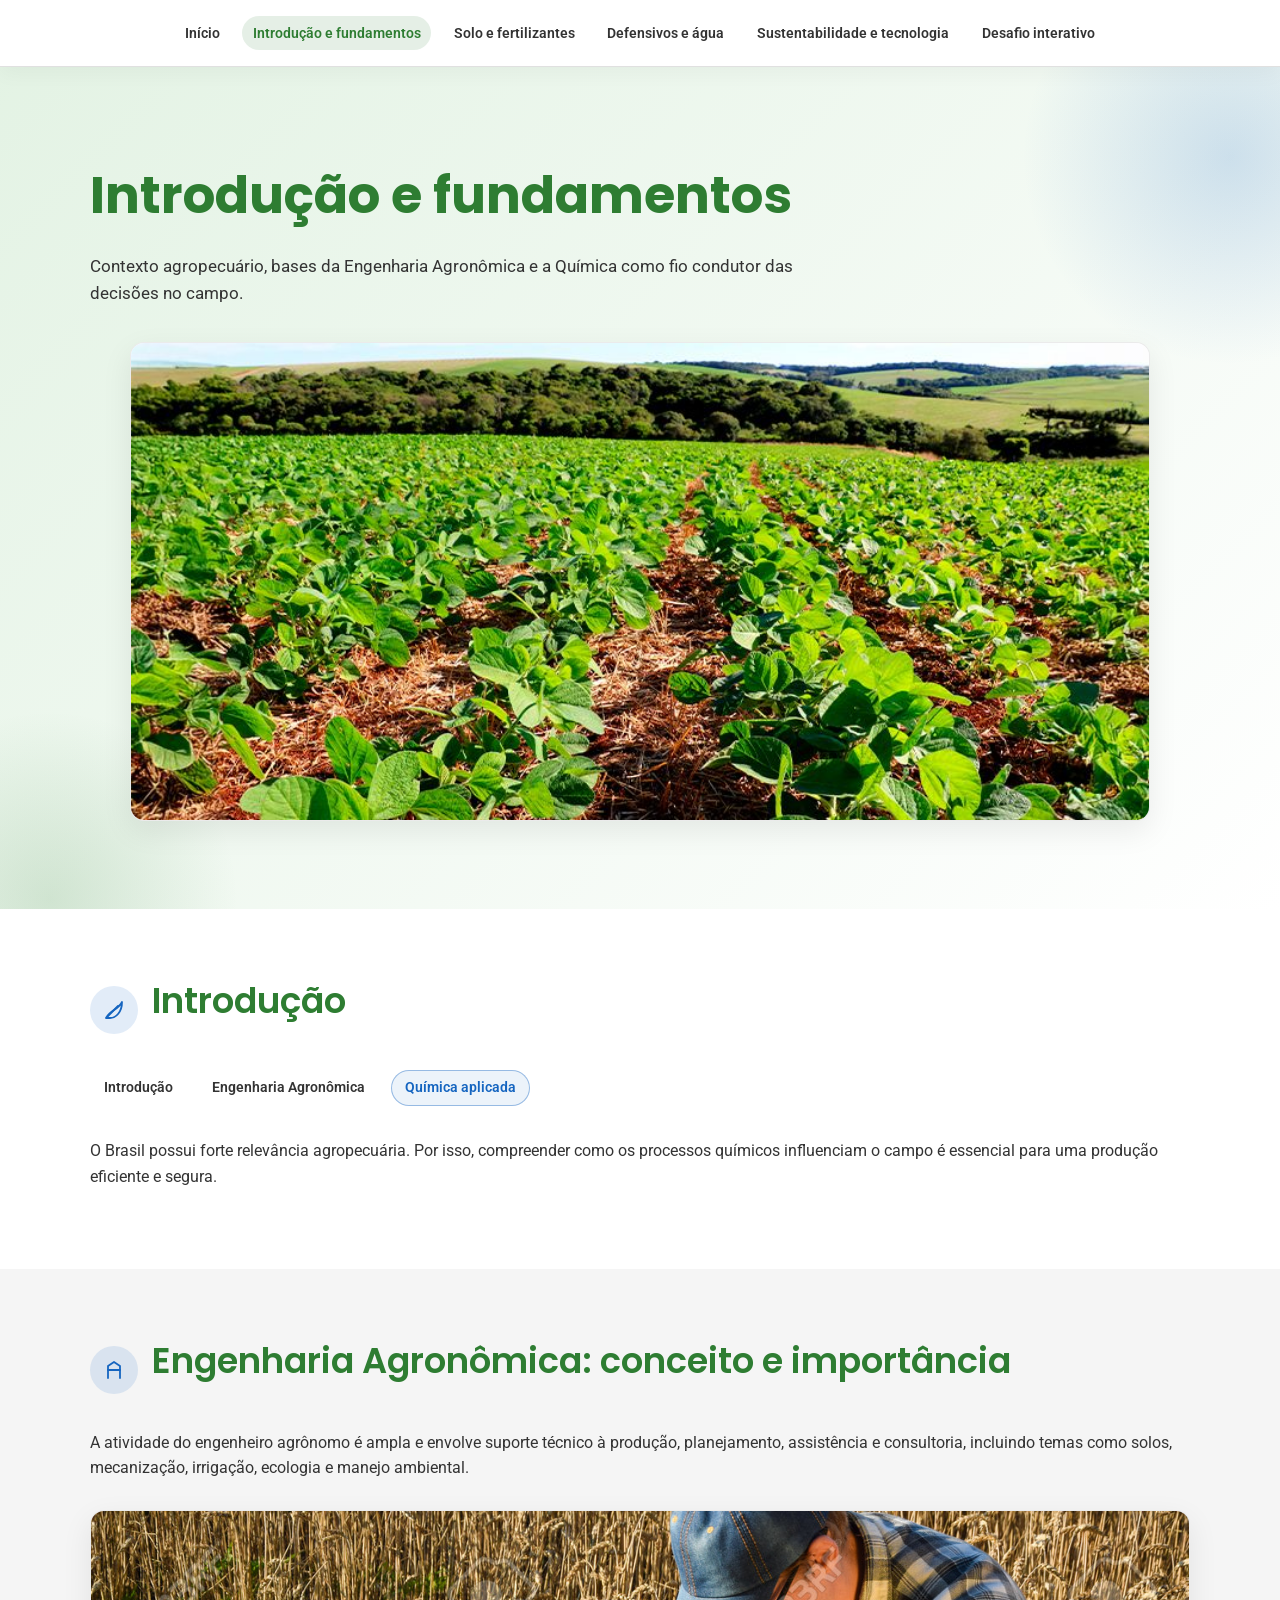
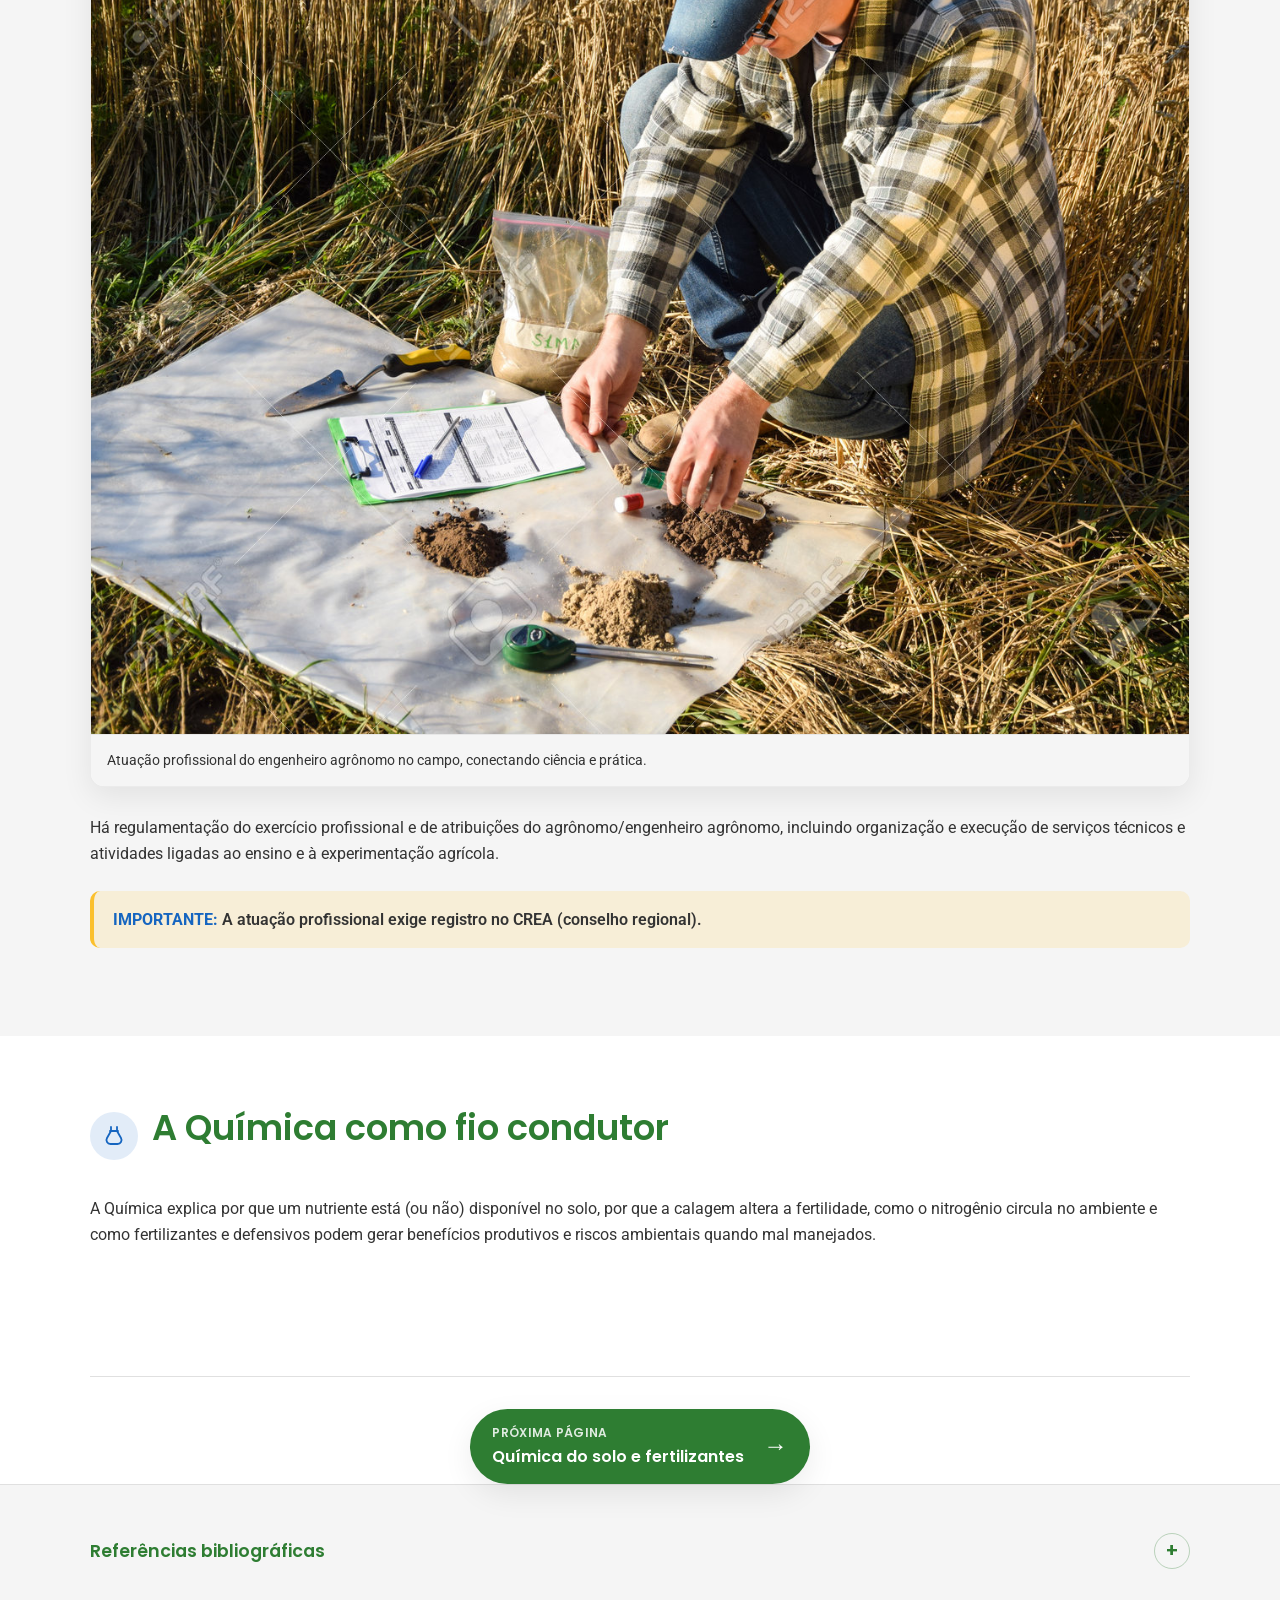
<file: pages/introducao.html>
﻿<!DOCTYPE html>
<html lang="pt-br">
  <head>
    <meta charset="UTF-8" />
    <meta name="viewport" content="width=device-width, initial-scale=1.0" />
    <title>Introdução e fundamentos | Química aplicada à Engenharia Agronômica</title>
    <link rel="preconnect" href="https://fonts.googleapis.com" />
    <link rel="preconnect" href="https://fonts.gstatic.com" crossorigin />
    <link href="https://fonts.googleapis.com/css2?family=Poppins:wght@600;700&family=Roboto:wght@400;500;700&display=swap" rel="stylesheet" />
    <link rel="stylesheet" href="../assets/css/styles.css" />
    <script defer src="../assets/js/script.js"></script>
  </head>
  <body data-page="introducao">
    <header class="site-header">
      <div class="container header__inner">
        <button class="nav-toggle" type="button" aria-label="Abrir menu" aria-expanded="false" data-nav-toggle>
          Menu
        </button>
        <nav class="site-nav" data-nav-menu>
          <a href="../index.html" data-page-target="index">Início</a>
          <a href="introducao.html" data-page-target="introducao">Introdução e fundamentos</a>
          <a href="solo-fertilizantes.html" data-page-target="solo-fertilizantes">Solo e fertilizantes</a>
          <a href="defensivos-agua.html" data-page-target="defensivos-agua">Defensivos e água</a>
          <a href="sustentabilidade-tecnologia.html" data-page-target="sustentabilidade-tecnologia">Sustentabilidade e tecnologia</a>
          <a href="desafio-agronomo.html" data-page-target="desafio-agronomo">Desafio interativo</a>
        </nav>
      </div>
    </header>

    <main>
      <section class="hero">
        <div class="container hero__content reveal">
          <h1>Introdução e fundamentos</h1>
          <p>Contexto agropecuário, bases da Engenharia Agronômica e a Química como fio condutor das decisões no campo.</p>
          <figure class="hero-media reveal">
            <img src="../assets/images/introdução.jpg" alt="Agricultura moderna conectando natureza e tecnologia no contexto agropecuário brasileiro" />
          </figure>
        </div>
      </section>

      <section class="section" id="introducao">
        <div class="container">
          <div class="section-header reveal">
            <div class="section-icon" aria-hidden="true">
              <svg viewBox="0 0 24 24" width="24" height="24" fill="none" stroke="currentColor" stroke-width="1.8" stroke-linecap="round" stroke-linejoin="round">
                <path d="M4 20c4-8 12-8 16-16 0 10-6 16-12 16H4z" />
                <path d="M6 18c3-3 6-6 10-10" />
              </svg>
            </div>
            <h2>Introdução</h2>
          </div>
          <div class="section-nav">
            <a href="#introducao" data-section-link>Introdução</a>
            <a href="#engenharia" data-section-link>Engenharia Agronômica</a>
            <a href="#conexao" data-section-link>Química aplicada</a>
          </div>
          <p class="reveal">O Brasil possui forte relevância agropecuária. Por isso, compreender como os processos químicos influenciam o campo é essencial para uma produção eficiente e segura.</p>
        </div>
      </section>

      <section class="section section--alt" id="engenharia">
        <div class="container">
          <div class="section-header reveal">
            <div class="section-icon" aria-hidden="true">
              <svg viewBox="0 0 24 24" width="24" height="24" fill="none" stroke="currentColor" stroke-width="1.8" stroke-linecap="round" stroke-linejoin="round">
                <path d="M6 20V8l6-4 6 4v12" />
                <path d="M6 12h12" />
              </svg>
            </div>
            <h2>Engenharia Agronômica: conceito e importância</h2>
          </div>
          <p class="reveal">A atividade do engenheiro agrônomo é ampla e envolve suporte técnico à produção, planejamento, assistência e consultoria, incluindo temas como solos, mecanização, irrigação, ecologia e manejo ambiental.</p>
          <figure class="section-image reveal">
            <img src="../assets/images/engenharia%20agro.jpg" alt="Engenheiro agrônomo realizando análise de campo e aplicando conhecimento científico" />
            <figcaption>Atuação profissional do engenheiro agrônomo no campo, conectando ciência e prática.</figcaption>
          </figure>
          <p class="reveal">Há regulamentação do exercício profissional e de atribuições do agrônomo/engenheiro agrônomo, incluindo organização e execução de serviços técnicos e atividades ligadas ao ensino e à experimentação agrícola.</p>
          <div class="highlight reveal"><strong>IMPORTANTE:</strong> A atuação profissional exige registro no CREA (conselho regional).</div>
        </div>
      </section>

      <section class="section" id="conexao">
        <div class="container">
          <div class="section-header reveal">
            <div class="section-icon" aria-hidden="true">
              <svg viewBox="0 0 24 24" width="24" height="24" fill="none" stroke="currentColor" stroke-width="1.8" stroke-linecap="round" stroke-linejoin="round">
                <path d="M9 3v4l-4 7a4 4 0 0 0 3.5 6h7a4 4 0 0 0 3.5-6l-4-7V3" />
                <path d="M8 7h8" />
              </svg>
            </div>
            <h2>A Química como fio condutor</h2>
          </div>
          <p class="reveal">A Química explica por que um nutriente está (ou não) disponível no solo, por que a calagem altera a fertilidade, como o nitrogênio circula no ambiente e como fertilizantes e defensivos podem gerar benefícios produtivos e riscos ambientais quando mal manejados.</p>
        </div>
      </section>

      <div class="container">
        <div class="page-nav">
          <div class="next-page">
            <a class="next-page__link" href="solo-fertilizantes.html">
              <span class="next-page__text">
                <span class="next-page__kicker">Próxima página</span>
                <span class="next-page__title">Química do solo e fertilizantes</span>
              </span>
              <span class="next-page__arrow" aria-hidden="true">→</span>
            </a>
          </div>
        </div>
      </div>
    </main>

    <footer class="footer">
      <div class="container">
        <button class="footer-toggle" type="button" aria-expanded="false" aria-controls="footer-references" data-footer-toggle>
          <span>Referências bibliográficas</span>
          <span class="footer-toggle__icon" aria-hidden="true">+</span>
        </button>
        <div class="footer-panel" id="footer-references">
          <ul class="references">
            <li>AGÊNCIA NACIONAL DE ÁGUAS E SANEAMENTO BÁSICO (ANA). Qualidade da água. Disponível em: https://www.gov.br/ana/pt-br/assuntos/monitoramento-e-eventos-criticos/qualidade-da-agua. Acesso em: 27 mar. 2026.</li>
            <li>AGÊNCIA NACIONAL DE ÁGUAS E SANEAMENTO BÁSICO (ANA). Índice de Qualidade das Águas (IQA). Disponível em: https://www.ana.gov.br/portalpnqa/indicadores-indice-aguas.aspx. Acesso em: 27 mar. 2026.</li>
            <li>AGROLINK. Calagem: o que é a acidez e o pH do solo? Como controlar? Disponível em: https://www.agrolink.com.br/fertilizantes/calagem-e-gessagem/calagem---o-que-e-a-acidez-e-calagem-do-solo_456691.html. Acesso em: 27 mar. 2026.</li>
            <li>AGROLINK. A importância da Capacidade de Troca de Cátions (CTC) no solo. Disponível em: https://www.agrolink.com.br/fertilizantes/aspectos-gerais/a-importancia-da-capacidade-de-troca-de-cations--ctc--no-solo_493132.html. Acesso em: 27 mar. 2026.</li>
            <li>AGÊNCIA NACIONAL DE VIGILÂNCIA SANITÁRIA (ANVISA). Agrotóxicos. Disponível em: https://www.gov.br/anvisa/pt-br/assuntos/agrotoxicos. Acesso em: 27 mar. 2026.</li>
            <li>BIBLIOTECA VIRTUAL EM SAÚDE (BVS/MS). Intoxicação por agrotóxicos. Disponível em: https://bvsms.saude.gov.br/intoxicacao-por-agrotoxicos/. Acesso em: 27 mar. 2026.</li>
            <li>BRASIL ESCOLA. Adubos Orgânicos e Inorgânicos. Disponível em: https://brasilescola.uol.com.br/quimica/adubos-organicos-inorganicos.htm. Acesso em: 27 mar. 2026.</li>
            <li>BRASIL ESCOLA. Ciclo do Nitrogênio: o que é, como funciona, etapas. Disponível em: https://brasilescola.uol.com.br/biologia/ciclo-nitrogenio.htm. Acesso em: 27 mar. 2026.</li>
            <li>BRASIL ESCOLA. Fertilizantes: o que são, função, tipos, produção. Disponível em: https://brasilescola.uol.com.br/geografia/fertilizantes.htm. Acesso em: 27 mar. 2026.</li>
            <li>BRASIL ESCOLA. Gases do efeito estufa: quais são, como agem. Disponível em: https://brasilescola.uol.com.br/quimica/gases-efeito-estufa.htm. Acesso em: 27 mar. 2026.</li>
            <li>BRASIL ESCOLA. Nutrição vegetal: o que é, elementos essenciais. Disponível em: https://brasilescola.uol.com.br/biologia/nutricao-das-plantas.htm. Acesso em: 27 mar. 2026.</li>
            <li>CAEMA (COMPANHIA DE SANEAMENTO AMBIENTAL DO MARANHÃO). Dia do Engenheiro Agrônomo. 2010. Disponível em: https://caema.ma.gov.br/index.php/noticias/436-dia-do-engenheiro-agronomo. Acesso em: 27 mar. 2026.</li>
            <li>CONSELHO FEDERAL DE ENGENHARIA E AGRONOMIA (CONFEA). 12 de outubro: Dia do Engenheiro Agrônomo. Disponível em: https://www.confea.org.br/12-de-outubro-dia-do-engenheiro-agronomo-0. Acesso em: 27 mar. 2026.</li>
            <li>CONSELHO FEDERAL DE ENGENHARIA E AGRONOMIA (CONFEA). Decreto nº 23.196, de 12 out. 1933: regula o exercício da profissão agronômica e dá outras providências. Disponível em: https://normativos.confea.org.br/Ementas/Visualizar?id=2. Acesso em: 27 mar. 2026.</li>
            <li>FUNDAÇÃO JOAQUIM NABUCO (FUNDAJ). Estudo da salinidade de águas utilizadas em pequena irrigação no Nordeste, e da sua evolução sazonal. 2021. Disponível em: https://www.gov.br/fundaj/pt-br/destaques/observa-fundaj-itens/observa-fundaj/artigos-de-joao-suassuna/estudo-da-salinidade-de-aguas-utilizadas-em-pequena-irrigacao-no-nordeste-e-da-sua-evolucao-sazonal-durante-os-anos-de-1988-e-1989-1. Acesso em: 27 mar. 2026.</li>
            <li>INSTITUTO NACIONAL DE CÂNCER (INCA). Agrotóxico. 2022. Disponível em: https://www.gov.br/inca/pt-br/assuntos/causas-e-prevencao-do-cancer/exposicao-no-trabalho-e-no-ambiente/agrotoxico. Acesso em: 27 mar. 2026.</li>
            <li>MINISTÉRIO DA AGRICULTURA E PECUÁRIA (MAPA). Conservação do Solo e da Água. 2016. Disponível em: https://www.gov.br/agricultura/pt-br/assuntos/sustentabilidade/conservacao-do-solo-e-da-agua. Acesso em: 27 mar. 2026.</li>
            <li>MINISTÉRIO DA AGRICULTURA E PECUÁRIA (MAPA). Agricultura de precisão é mais rentável e reduz a necessidade do uso de insumos. 2019. Disponível em: https://www.gov.br/agricultura/pt-br/assuntos/noticias/2022/agricultura-de-precisao-e-mais-rentavel-e-diminui-necessidade-do-uso-insumos. Acesso em: 27 mar. 2026.</li>
            <li>MINISTÉRIO DA CIÊNCIA, TECNOLOGIA E INOVAÇÃO (MCTI). Sobre a CTNBio. 2021. Disponível em: https://www.gov.br/mcti/pt-br/composicao/conselhos/ctnbio. Acesso em: 27 mar. 2026.</li>
            <li>MUNDO EDUCAÇÃO. Eutrofização. Disponível em: https://mundoeducacao.uol.com.br/biologia/eutrofizacao.htm. Acesso em: 27 mar. 2026.</li>
            <li>MUNDO EDUCAÇÃO. Processo de salinização do solo. Disponível em: https://mundoeducacao.uol.com.br/geografia/processo-salinizacao-solo.htm. Acesso em: 27 mar. 2026.</li>
            <li>CONSELHO REGIONAL DE MEDICINA VETERINÁRIA DO ESTADO DE SÃO PAULO (CRMV-SP). Pesquisa avalia emissão de metano por bovinos. 2015. Disponível em: https://crmvsp.gov.br/pesquisa-avalia-emissao-de-metano-por-bovinos/. Acesso em: 27 mar. 2026.</li>
          </ul>
        </div>
      </div>
    </footer>
  </body>
</html>
</file>
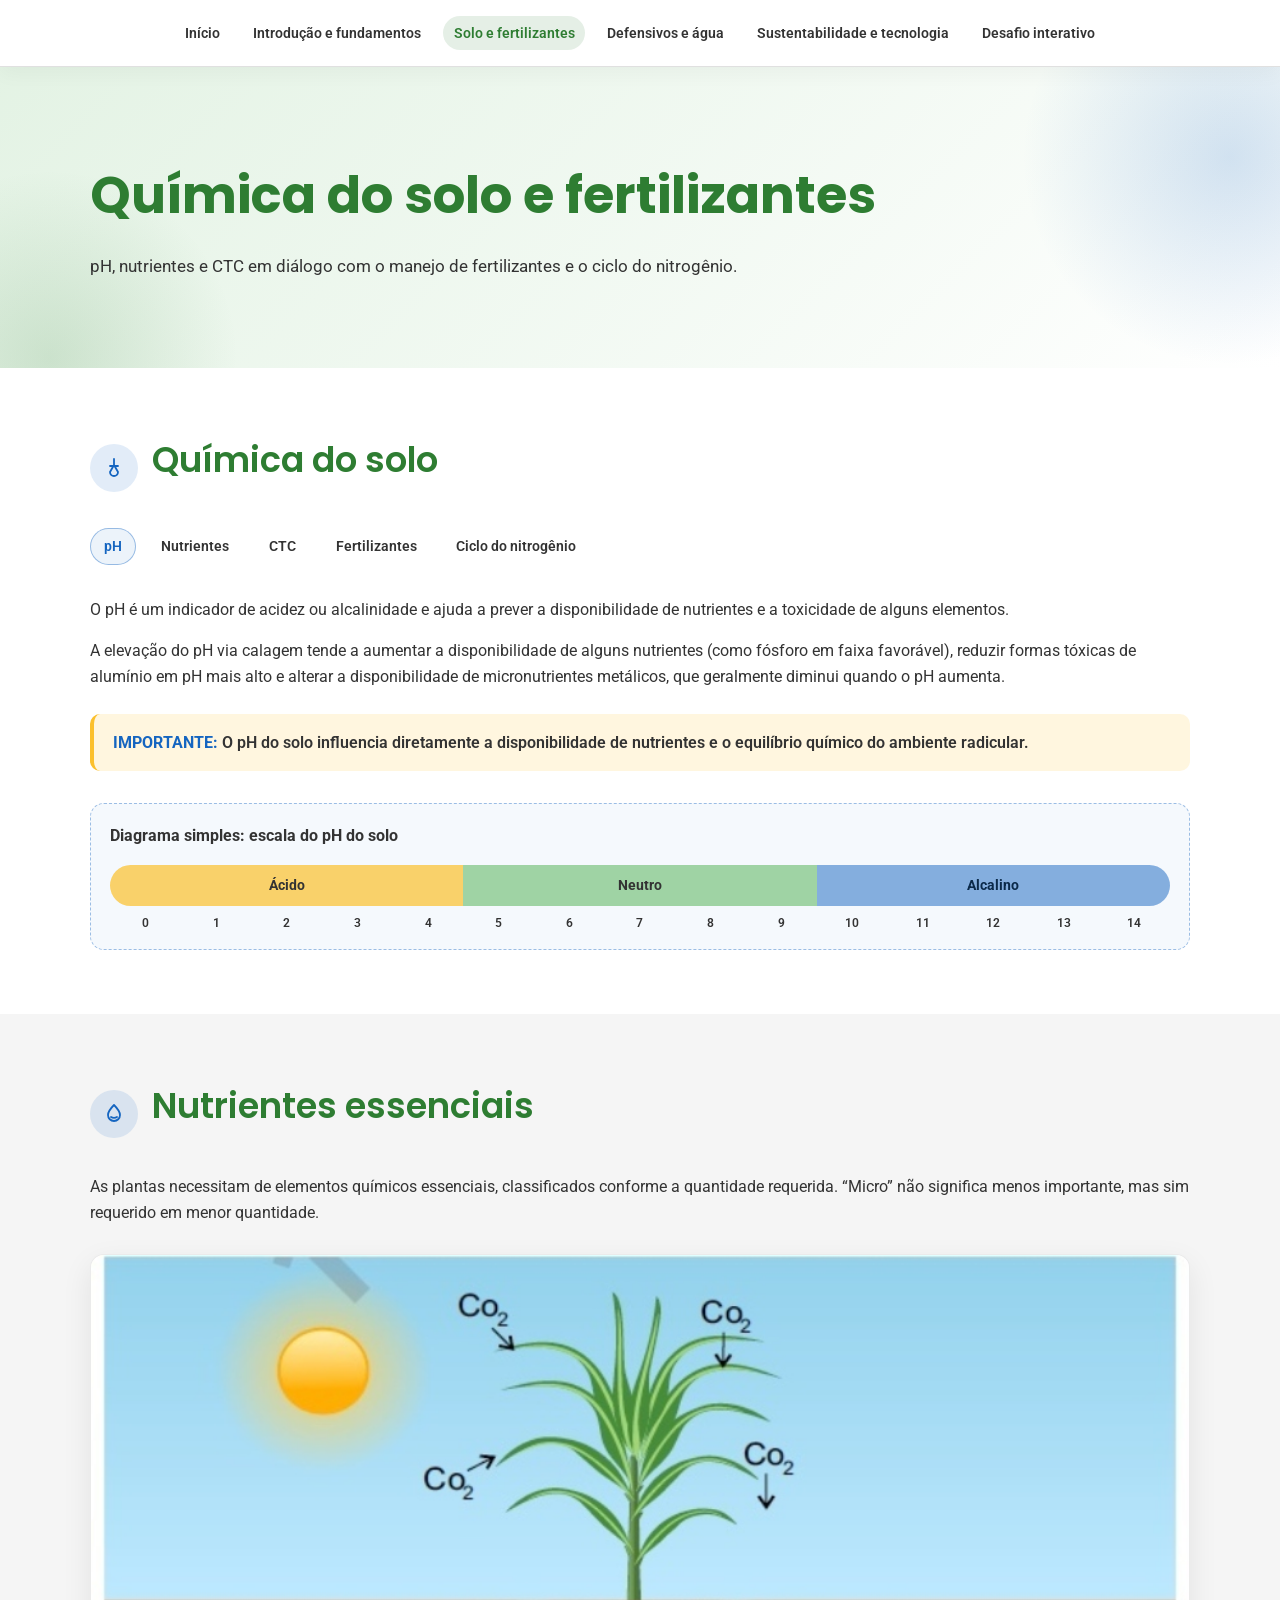
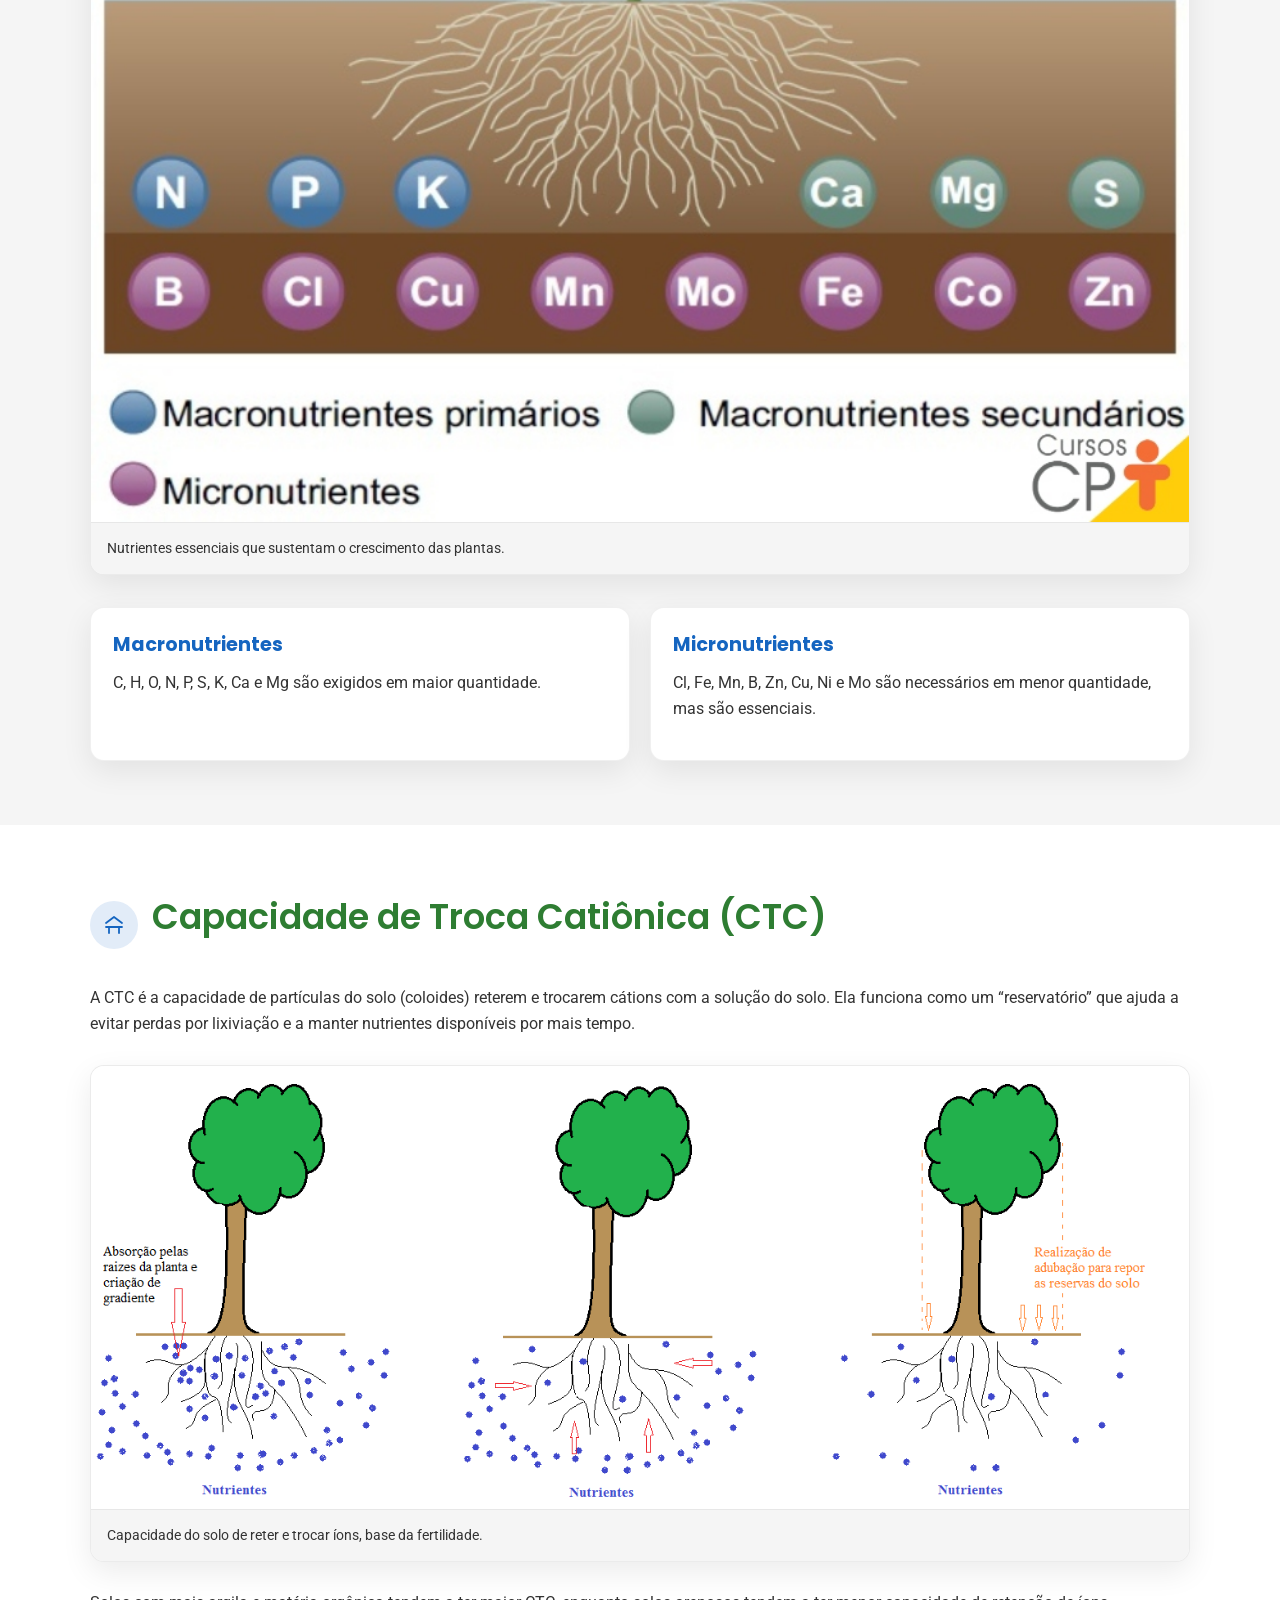
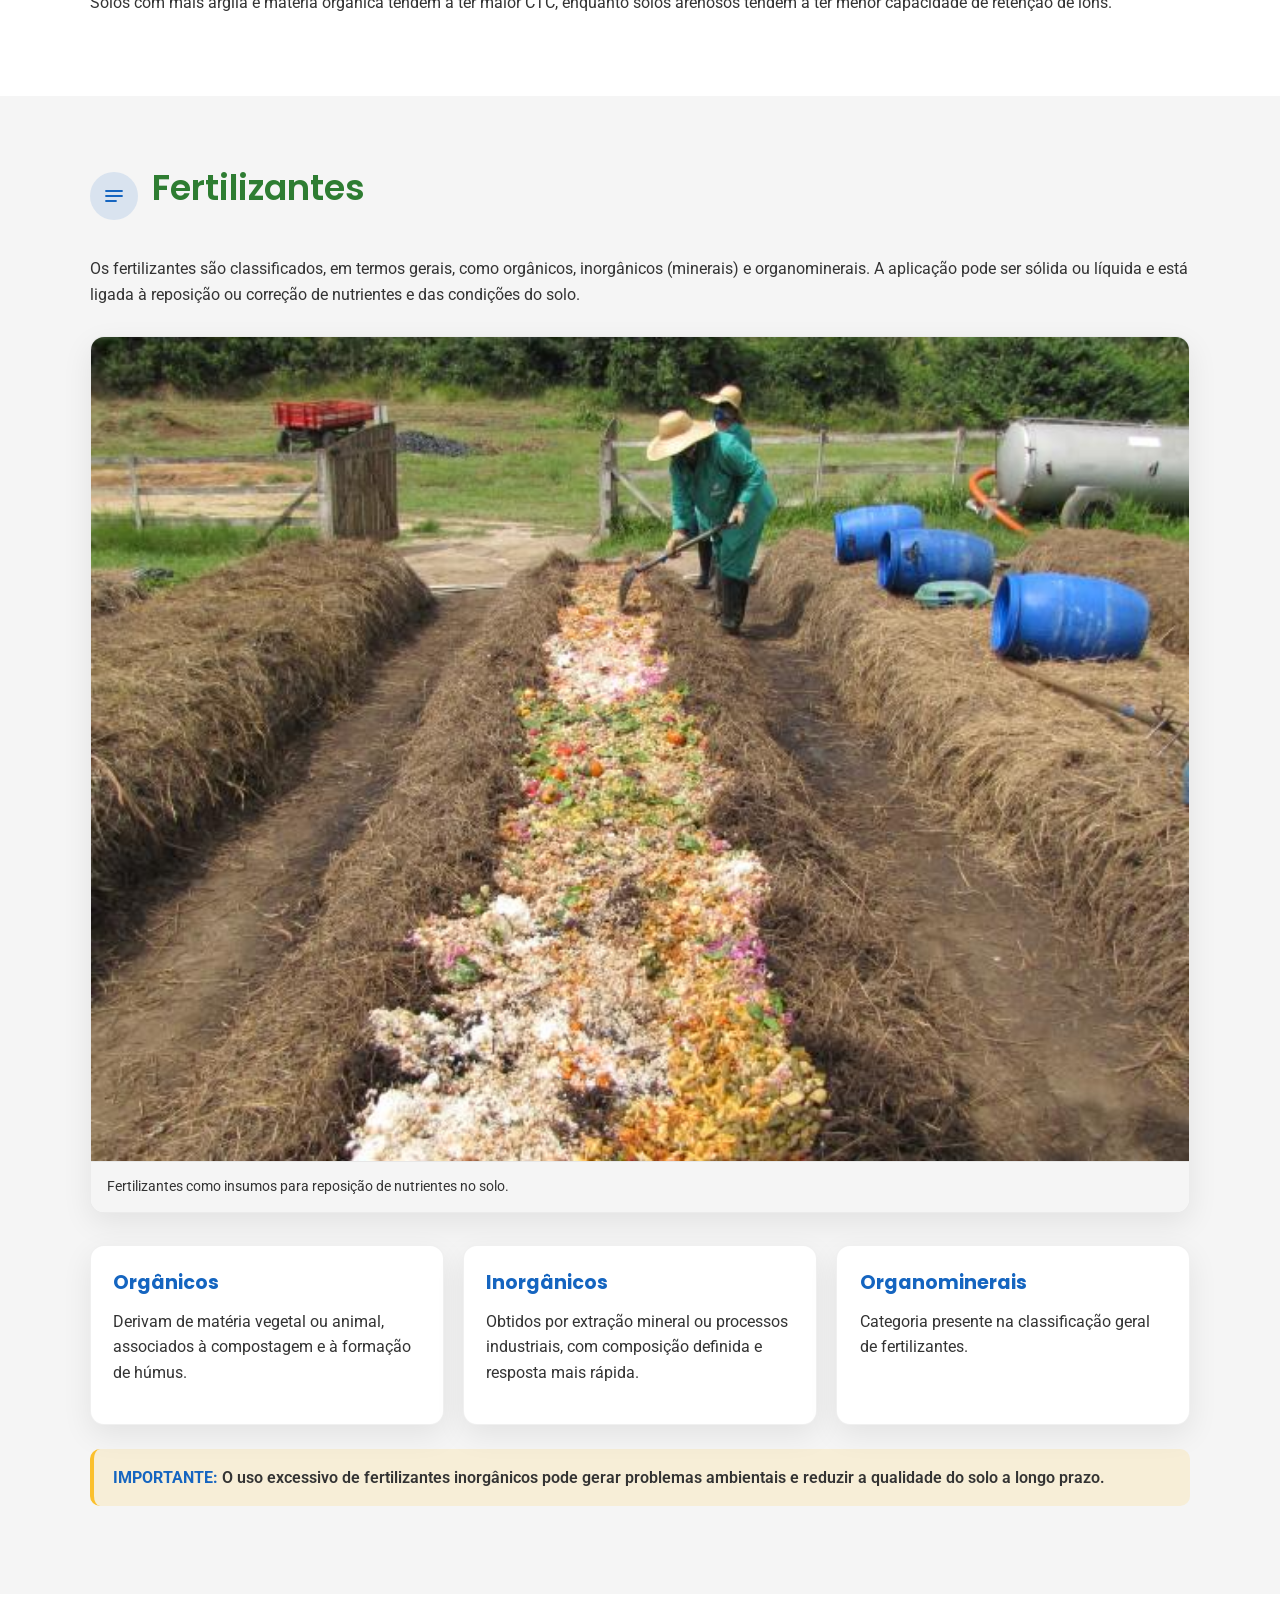
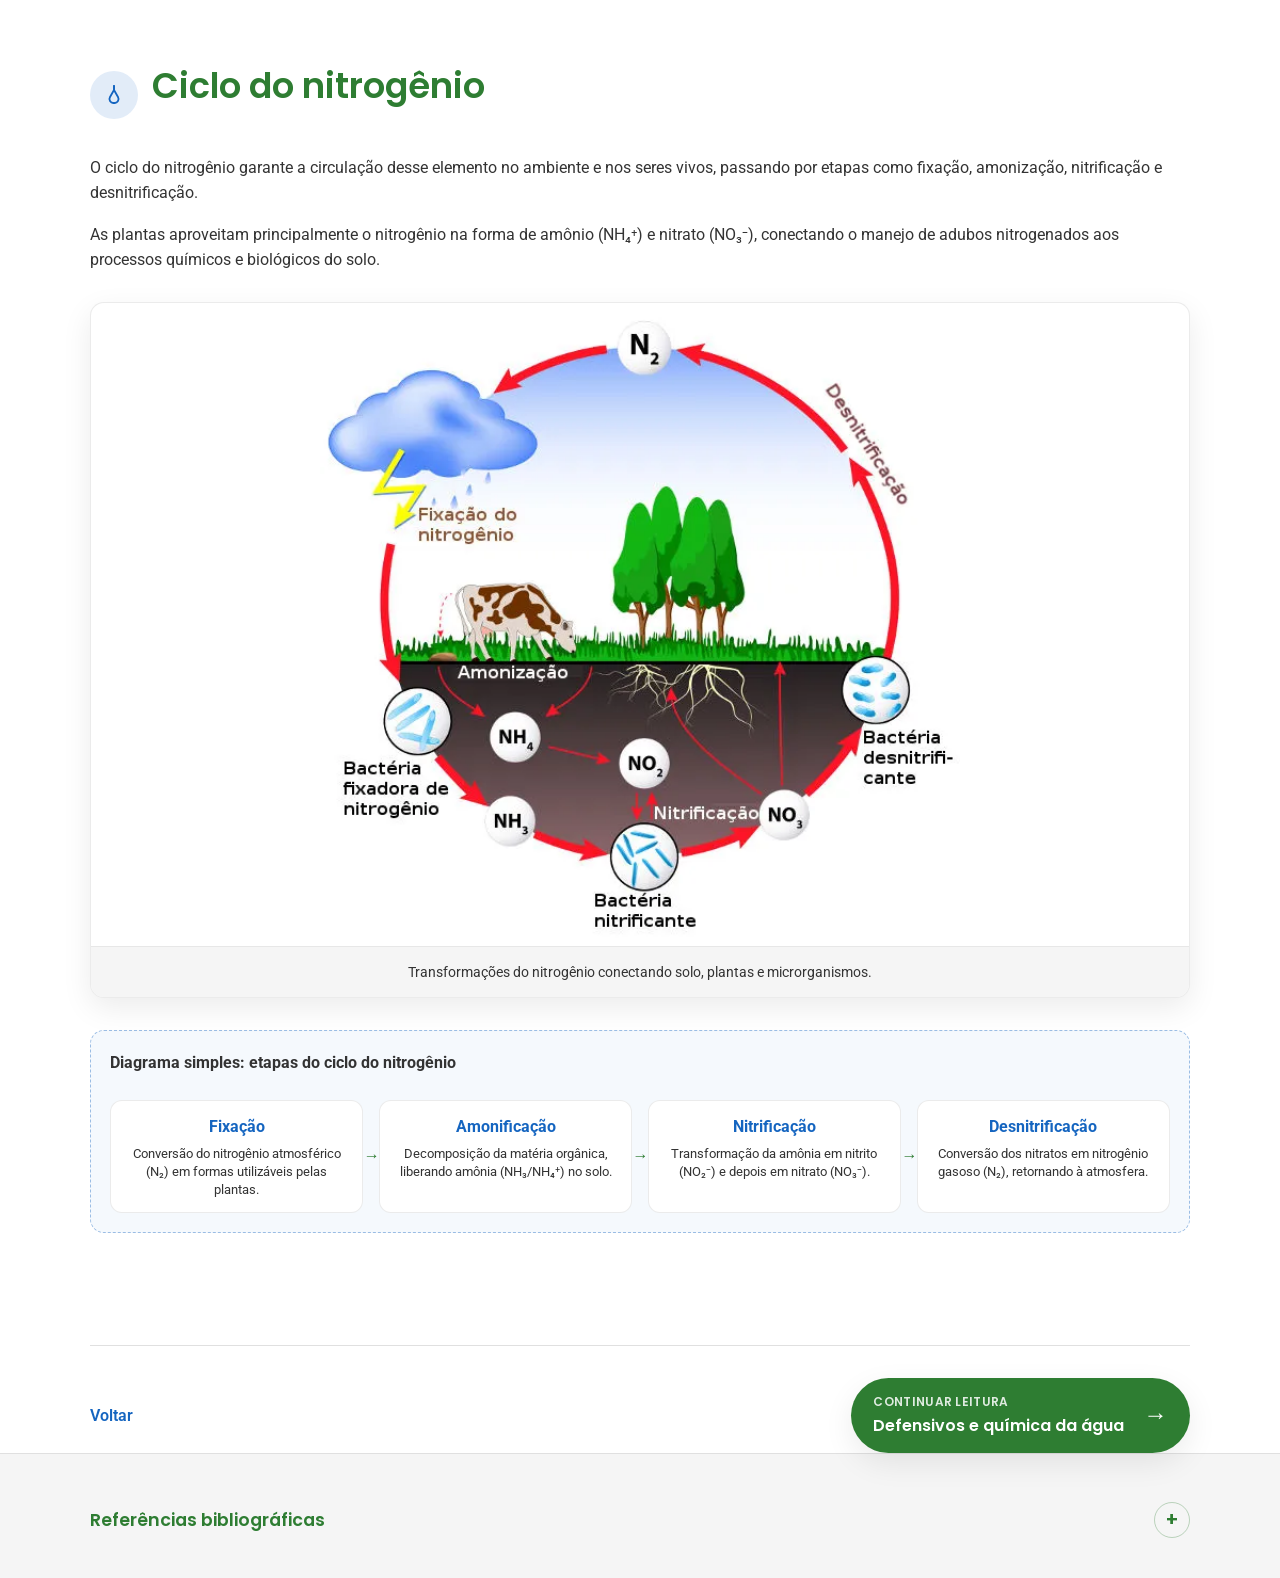
<file: pages/solo-fertilizantes.html>
﻿<!DOCTYPE html>
<html lang="pt-br">
  <head>
    <meta charset="UTF-8" />
    <meta name="viewport" content="width=device-width, initial-scale=1.0" />
    <title>Química do solo e fertilizantes | Química aplicada à Engenharia Agronômica</title>
    <link rel="preconnect" href="https://fonts.googleapis.com" />
    <link rel="preconnect" href="https://fonts.gstatic.com" crossorigin />
    <link href="https://fonts.googleapis.com/css2?family=Poppins:wght@600;700&family=Roboto:wght@400;500;700&display=swap" rel="stylesheet" />
    <link rel="stylesheet" href="../assets/css/styles.css" />
    <script defer src="../assets/js/script.js"></script>
  </head>
  <body data-page="solo-fertilizantes">
    <header class="site-header">
      <div class="container header__inner">
        <button class="nav-toggle" type="button" aria-label="Abrir menu" aria-expanded="false" data-nav-toggle>
          Menu
        </button>
        <nav class="site-nav" data-nav-menu>
          <a href="../index.html" data-page-target="index">Início</a>
          <a href="introducao.html" data-page-target="introducao">Introdução e fundamentos</a>
          <a href="solo-fertilizantes.html" data-page-target="solo-fertilizantes">Solo e fertilizantes</a>
          <a href="defensivos-agua.html" data-page-target="defensivos-agua">Defensivos e água</a>
          <a href="sustentabilidade-tecnologia.html" data-page-target="sustentabilidade-tecnologia">Sustentabilidade e tecnologia</a>
          <a href="desafio-agronomo.html" data-page-target="desafio-agronomo">Desafio interativo</a>
        </nav>
      </div>
    </header>

    <main>
      <section class="hero">
        <div class="container hero__content reveal">
          <h1>Química do solo e fertilizantes</h1>
          <p>pH, nutrientes e CTC em diálogo com o manejo de fertilizantes e o ciclo do nitrogênio.</p>
        </div>
      </section>

      <section class="section" id="ph">
        <div class="container">
          <div class="section-header reveal">
            <div class="section-icon" aria-hidden="true">
              <svg viewBox="0 0 24 24" width="24" height="24" fill="none" stroke="currentColor" stroke-width="1.8" stroke-linecap="round" stroke-linejoin="round">
                <path d="M12 3v6l4 7a4 4 0 0 1-8 0l4-7" />
                <path d="M8 10h8" />
              </svg>
            </div>
            <h2>Química do solo</h2>
          </div>
          <div class="section-nav">
            <a href="#ph" data-section-link>pH</a>
            <a href="#nutrientes" data-section-link>Nutrientes</a>
            <a href="#ctc" data-section-link>CTC</a>
            <a href="#fertilizantes" data-section-link>Fertilizantes</a>
            <a href="#nitrogenio" data-section-link>Ciclo do nitrogênio</a>
          </div>
          <p class="reveal">O pH é um indicador de acidez ou alcalinidade e ajuda a prever a disponibilidade de nutrientes e a toxicidade de alguns elementos.</p>
          <p class="reveal">A elevação do pH via calagem tende a aumentar a disponibilidade de alguns nutrientes (como fósforo em faixa favorável), reduzir formas tóxicas de alumínio em pH mais alto e alterar a disponibilidade de micronutrientes metálicos, que geralmente diminui quando o pH aumenta.</p>
          <div class="highlight reveal"><strong>IMPORTANTE:</strong> O pH do solo influencia diretamente a disponibilidade de nutrientes e o equilíbrio químico do ambiente radicular.</div>
          <div class="diagram reveal">
            <strong>Diagrama simples: escala do pH do solo</strong>
            <div class="ph-scale" aria-hidden="true">
              <span class="acidic">Ácido</span>
              <span class="neutral">Neutro</span>
              <span class="alkaline">Alcalino</span>
            </div>
            <div class="ph-scale-numbers" aria-hidden="true">
              <span>0</span>
              <span>1</span>
              <span>2</span>
              <span>3</span>
              <span>4</span>
              <span>5</span>
              <span>6</span>
              <span>7</span>
              <span>8</span>
              <span>9</span>
              <span>10</span>
              <span>11</span>
              <span>12</span>
              <span>13</span>
              <span>14</span>
            </div>
          </div>
        </div>
      </section>

      <section class="section section--alt" id="nutrientes">
        <div class="container">
          <div class="section-header reveal">
            <div class="section-icon" aria-hidden="true">
              <svg viewBox="0 0 24 24" width="24" height="24" fill="none" stroke="currentColor" stroke-width="1.8" stroke-linecap="round" stroke-linejoin="round">
                <path d="M12 3c3 3 6 6 6 10a6 6 0 0 1-12 0c0-4 3-7 6-10" />
                <path d="M9 15c1.5 1 4.5 1 6 0" />
              </svg>
            </div>
            <h2>Nutrientes essenciais</h2>
          </div>
          <p class="reveal">As plantas necessitam de elementos químicos essenciais, classificados conforme a quantidade requerida. “Micro” não significa menos importante, mas sim requerido em menor quantidade.</p>
          <figure class="section-image reveal">
            <img src="../assets/images/nutrientes.jpg" alt="Ilustração da nutrição vegetal destacando macro e micronutrientes essenciais" />
            <figcaption>Nutrientes essenciais que sustentam o crescimento das plantas.</figcaption>
          </figure>
          <div class="card-grid">
            <article class="card reveal">
              <h3 class="card__title">Macronutrientes</h3>
              <p class="card__text">C, H, O, N, P, S, K, Ca e Mg são exigidos em maior quantidade.</p>
            </article>
            <article class="card reveal">
              <h3 class="card__title">Micronutrientes</h3>
              <p class="card__text">Cl, Fe, Mn, B, Zn, Cu, Ni e Mo são necessários em menor quantidade, mas são essenciais.</p>
            </article>
          </div>
        </div>
      </section>

      <section class="section" id="ctc">
        <div class="container">
          <div class="section-header reveal">
            <div class="section-icon" aria-hidden="true">
              <svg viewBox="0 0 24 24" width="24" height="24" fill="none" stroke="currentColor" stroke-width="1.8" stroke-linecap="round" stroke-linejoin="round">
                <path d="M4 10l8-6 8 6" />
                <path d="M4 14h16" />
                <path d="M7 14v6" />
                <path d="M17 14v6" />
              </svg>
            </div>
            <h2>Capacidade de Troca Catiônica (CTC)</h2>
          </div>
          <p class="reveal">A CTC é a capacidade de partículas do solo (coloides) reterem e trocarem cátions com a solução do solo. Ela funciona como um “reservatório” que ajuda a evitar perdas por lixiviação e a manter nutrientes disponíveis por mais tempo.</p>
          <figure class="section-image reveal">
            <img src="../assets/images/ctc.jpg" alt="Representação da troca de cátions no solo e retenção de nutrientes" />
            <figcaption>Capacidade do solo de reter e trocar íons, base da fertilidade.</figcaption>
          </figure>
          <p class="reveal">Solos com mais argila e matéria orgânica tendem a ter maior CTC, enquanto solos arenosos tendem a ter menor capacidade de retenção de íons.</p>
        </div>
      </section>

      <section class="section section--alt" id="fertilizantes">
        <div class="container">
          <div class="section-header reveal">
            <div class="section-icon" aria-hidden="true">
              <svg viewBox="0 0 24 24" width="24" height="24" fill="none" stroke="currentColor" stroke-width="1.8" stroke-linecap="round" stroke-linejoin="round">
                <path d="M4 7h16" />
                <path d="M4 12h16" />
                <path d="M4 17h10" />
              </svg>
            </div>
            <h2>Fertilizantes</h2>
          </div>
          <p class="reveal">Os fertilizantes são classificados, em termos gerais, como orgânicos, inorgânicos (minerais) e organominerais. A aplicação pode ser sólida ou líquida e está ligada à reposição ou correção de nutrientes e das condições do solo.</p>
          <figure class="section-image reveal">
            <img src="../assets/images/fertilizantes.jpg" alt="Aplicação de fertilizantes na agricultura, representando fontes orgânicas e minerais" />
            <figcaption>Fertilizantes como insumos para reposição de nutrientes no solo.</figcaption>
          </figure>
          <div class="card-grid">
            <article class="card reveal">
              <h3 class="card__title">Orgânicos</h3>
              <p class="card__text">Derivam de matéria vegetal ou animal, associados à compostagem e à formação de húmus.</p>
            </article>
            <article class="card reveal">
              <h3 class="card__title">Inorgânicos</h3>
              <p class="card__text">Obtidos por extração mineral ou processos industriais, com composição definida e resposta mais rápida.</p>
            </article>
            <article class="card reveal">
              <h3 class="card__title">Organominerais</h3>
              <p class="card__text">Categoria presente na classificação geral de fertilizantes.</p>
            </article>
          </div>
          <div class="highlight reveal"><strong>IMPORTANTE:</strong> O uso excessivo de fertilizantes inorgânicos pode gerar problemas ambientais e reduzir a qualidade do solo a longo prazo.</div>
        </div>
      </section>

      <section class="section" id="nitrogenio">
        <div class="container">
          <div class="section-header reveal">
            <div class="section-icon" aria-hidden="true">
              <svg viewBox="0 0 24 24" width="24" height="24" fill="none" stroke="currentColor" stroke-width="1.8" stroke-linecap="round" stroke-linejoin="round">
                <path d="M12 3v4l-4 7a4 4 0 0 0 3.5 6h1" />
                <path d="M12 3v4l4 7a4 4 0 0 1-3.5 6h-1" />
              </svg>
            </div>
            <h2>Ciclo do nitrogênio</h2>
          </div>
          <p class="reveal">O ciclo do nitrogênio garante a circulação desse elemento no ambiente e nos seres vivos, passando por etapas como fixação, amonização, nitrificação e desnitrificação.</p>
          <p class="reveal">As plantas aproveitam principalmente o nitrogênio na forma de amônio (NH₄⁺) e nitrato (NO₃⁻), conectando o manejo de adubos nitrogenados aos processos químicos e biológicos do solo.</p>
          <figure class="section-image section-image--diagram reveal">
            <img src="../assets/images/ciclo-nitrogênio.webp" alt="Ciclo do nitrogênio mostrando fixação, nitrificação e desnitrificação no ambiente" />
            <figcaption>Transformações do nitrogênio conectando solo, plantas e microrganismos.</figcaption>
          </figure>
          <div class="diagram reveal">
            <strong>Diagrama simples: etapas do ciclo do nitrogênio</strong>
            <div class="cycle" aria-hidden="true">
              <div class="cycle-step">
                <span class="cycle-step__title">Fixação</span>
                <span class="cycle-step__desc">Conversão do nitrogênio atmosférico (N₂) em formas utilizáveis pelas plantas.</span>
              </div>
              <div class="cycle-step">
                <span class="cycle-step__title">Amonificação</span>
                <span class="cycle-step__desc">Decomposição da matéria orgânica, liberando amônia (NH₃/NH₄⁺) no solo.</span>
              </div>
              <div class="cycle-step">
                <span class="cycle-step__title">Nitrificação</span>
                <span class="cycle-step__desc">Transformação da amônia em nitrito (NO₂⁻) e depois em nitrato (NO₃⁻).</span>
              </div>
              <div class="cycle-step">
                <span class="cycle-step__title">Desnitrificação</span>
                <span class="cycle-step__desc">Conversão dos nitratos em nitrogênio gasoso (N₂), retornando à atmosfera.</span>
              </div>
            </div>
          </div>
        </div>
      </section>

      <div class="container">
        <div class="page-nav has-back">
          <a class="page-nav__back" href="introducao.html">Voltar</a>
          <div class="next-page">
            <a class="next-page__link" href="defensivos-agua.html">
              <span class="next-page__text">
                <span class="next-page__kicker">Continuar leitura</span>
                <span class="next-page__title">Defensivos e química da água</span>
              </span>
              <span class="next-page__arrow" aria-hidden="true">→</span>
            </a>
          </div>
        </div>
      </div>
    </main>

    <footer class="footer">
      <div class="container">
        <button class="footer-toggle" type="button" aria-expanded="false" aria-controls="footer-references" data-footer-toggle>
          <span>Referências bibliográficas</span>
          <span class="footer-toggle__icon" aria-hidden="true">+</span>
        </button>
        <div class="footer-panel" id="footer-references">
          <ul class="references">
            <li>AGÊNCIA NACIONAL DE ÁGUAS E SANEAMENTO BÁSICO (ANA). Qualidade da água. Disponível em: https://www.gov.br/ana/pt-br/assuntos/monitoramento-e-eventos-criticos/qualidade-da-agua. Acesso em: 27 mar. 2026.</li>
            <li>AGÊNCIA NACIONAL DE ÁGUAS E SANEAMENTO BÁSICO (ANA). Índice de Qualidade das Águas (IQA). Disponível em: https://www.ana.gov.br/portalpnqa/indicadores-indice-aguas.aspx. Acesso em: 27 mar. 2026.</li>
            <li>AGROLINK. Calagem: o que é a acidez e o pH do solo? Como controlar? Disponível em: https://www.agrolink.com.br/fertilizantes/calagem-e-gessagem/calagem---o-que-e-a-acidez-e-calagem-do-solo_456691.html. Acesso em: 27 mar. 2026.</li>
            <li>AGROLINK. A importância da Capacidade de Troca de Cátions (CTC) no solo. Disponível em: https://www.agrolink.com.br/fertilizantes/aspectos-gerais/a-importancia-da-capacidade-de-troca-de-cations--ctc--no-solo_493132.html. Acesso em: 27 mar. 2026.</li>
            <li>AGÊNCIA NACIONAL DE VIGILÂNCIA SANITÁRIA (ANVISA). Agrotóxicos. Disponível em: https://www.gov.br/anvisa/pt-br/assuntos/agrotoxicos. Acesso em: 27 mar. 2026.</li>
            <li>BIBLIOTECA VIRTUAL EM SAÚDE (BVS/MS). Intoxicação por agrotóxicos. Disponível em: https://bvsms.saude.gov.br/intoxicacao-por-agrotoxicos/. Acesso em: 27 mar. 2026.</li>
            <li>BRASIL ESCOLA. Adubos Orgânicos e Inorgânicos. Disponível em: https://brasilescola.uol.com.br/quimica/adubos-organicos-inorganicos.htm. Acesso em: 27 mar. 2026.</li>
            <li>BRASIL ESCOLA. Ciclo do Nitrogênio: o que é, como funciona, etapas. Disponível em: https://brasilescola.uol.com.br/biologia/ciclo-nitrogenio.htm. Acesso em: 27 mar. 2026.</li>
            <li>BRASIL ESCOLA. Fertilizantes: o que são, função, tipos, produção. Disponível em: https://brasilescola.uol.com.br/geografia/fertilizantes.htm. Acesso em: 27 mar. 2026.</li>
            <li>BRASIL ESCOLA. Gases do efeito estufa: quais são, como agem. Disponível em: https://brasilescola.uol.com.br/quimica/gases-efeito-estufa.htm. Acesso em: 27 mar. 2026.</li>
            <li>BRASIL ESCOLA. Nutrição vegetal: o que é, elementos essenciais. Disponível em: https://brasilescola.uol.com.br/biologia/nutricao-das-plantas.htm. Acesso em: 27 mar. 2026.</li>
            <li>CAEMA (COMPANHIA DE SANEAMENTO AMBIENTAL DO MARANHÃO). Dia do Engenheiro Agrônomo. 2010. Disponível em: https://caema.ma.gov.br/index.php/noticias/436-dia-do-engenheiro-agronomo. Acesso em: 27 mar. 2026.</li>
            <li>CONSELHO FEDERAL DE ENGENHARIA E AGRONOMIA (CONFEA). 12 de outubro: Dia do Engenheiro Agrônomo. Disponível em: https://www.confea.org.br/12-de-outubro-dia-do-engenheiro-agronomo-0. Acesso em: 27 mar. 2026.</li>
            <li>CONSELHO FEDERAL DE ENGENHARIA E AGRONOMIA (CONFEA). Decreto nº 23.196, de 12 out. 1933: regula o exercício da profissão agronômica e dá outras providências. Disponível em: https://normativos.confea.org.br/Ementas/Visualizar?id=2. Acesso em: 27 mar. 2026.</li>
            <li>FUNDAÇÃO JOAQUIM NABUCO (FUNDAJ). Estudo da salinidade de águas utilizadas em pequena irrigação no Nordeste, e da sua evolução sazonal. 2021. Disponível em: https://www.gov.br/fundaj/pt-br/destaques/observa-fundaj-itens/observa-fundaj/artigos-de-joao-suassuna/estudo-da-salinidade-de-aguas-utilizadas-em-pequena-irrigacao-no-nordeste-e-da-sua-evolucao-sazonal-durante-os-anos-de-1988-e-1989-1. Acesso em: 27 mar. 2026.</li>
            <li>INSTITUTO NACIONAL DE CÂNCER (INCA). Agrotóxico. 2022. Disponível em: https://www.gov.br/inca/pt-br/assuntos/causas-e-prevencao-do-cancer/exposicao-no-trabalho-e-no-ambiente/agrotoxico. Acesso em: 27 mar. 2026.</li>
            <li>MINISTÉRIO DA AGRICULTURA E PECUÁRIA (MAPA). Conservação do Solo e da Água. 2016. Disponível em: https://www.gov.br/agricultura/pt-br/assuntos/sustentabilidade/conservacao-do-solo-e-da-agua. Acesso em: 27 mar. 2026.</li>
            <li>MINISTÉRIO DA AGRICULTURA E PECUÁRIA (MAPA). Agricultura de precisão é mais rentável e reduz a necessidade do uso de insumos. 2019. Disponível em: https://www.gov.br/agricultura/pt-br/assuntos/noticias/2022/agricultura-de-precisao-e-mais-rentavel-e-diminui-necessidade-do-uso-insumos. Acesso em: 27 mar. 2026.</li>
            <li>MINISTÉRIO DA CIÊNCIA, TECNOLOGIA E INOVAÇÃO (MCTI). Sobre a CTNBio. 2021. Disponível em: https://www.gov.br/mcti/pt-br/composicao/conselhos/ctnbio. Acesso em: 27 mar. 2026.</li>
            <li>MUNDO EDUCAÇÃO. Eutrofização. Disponível em: https://mundoeducacao.uol.com.br/biologia/eutrofizacao.htm. Acesso em: 27 mar. 2026.</li>
            <li>MUNDO EDUCAÇÃO. Processo de salinização do solo. Disponível em: https://mundoeducacao.uol.com.br/geografia/processo-salinizacao-solo.htm. Acesso em: 27 mar. 2026.</li>
            <li>CONSELHO REGIONAL DE MEDICINA VETERINÁRIA DO ESTADO DE SÃO PAULO (CRMV-SP). Pesquisa avalia emissão de metano por bovinos. 2015. Disponível em: https://crmvsp.gov.br/pesquisa-avalia-emissao-de-metano-por-bovinos/. Acesso em: 27 mar. 2026.</li>
          </ul>
        </div>
      </div>
    </footer>
  </body>
</html>
</file>
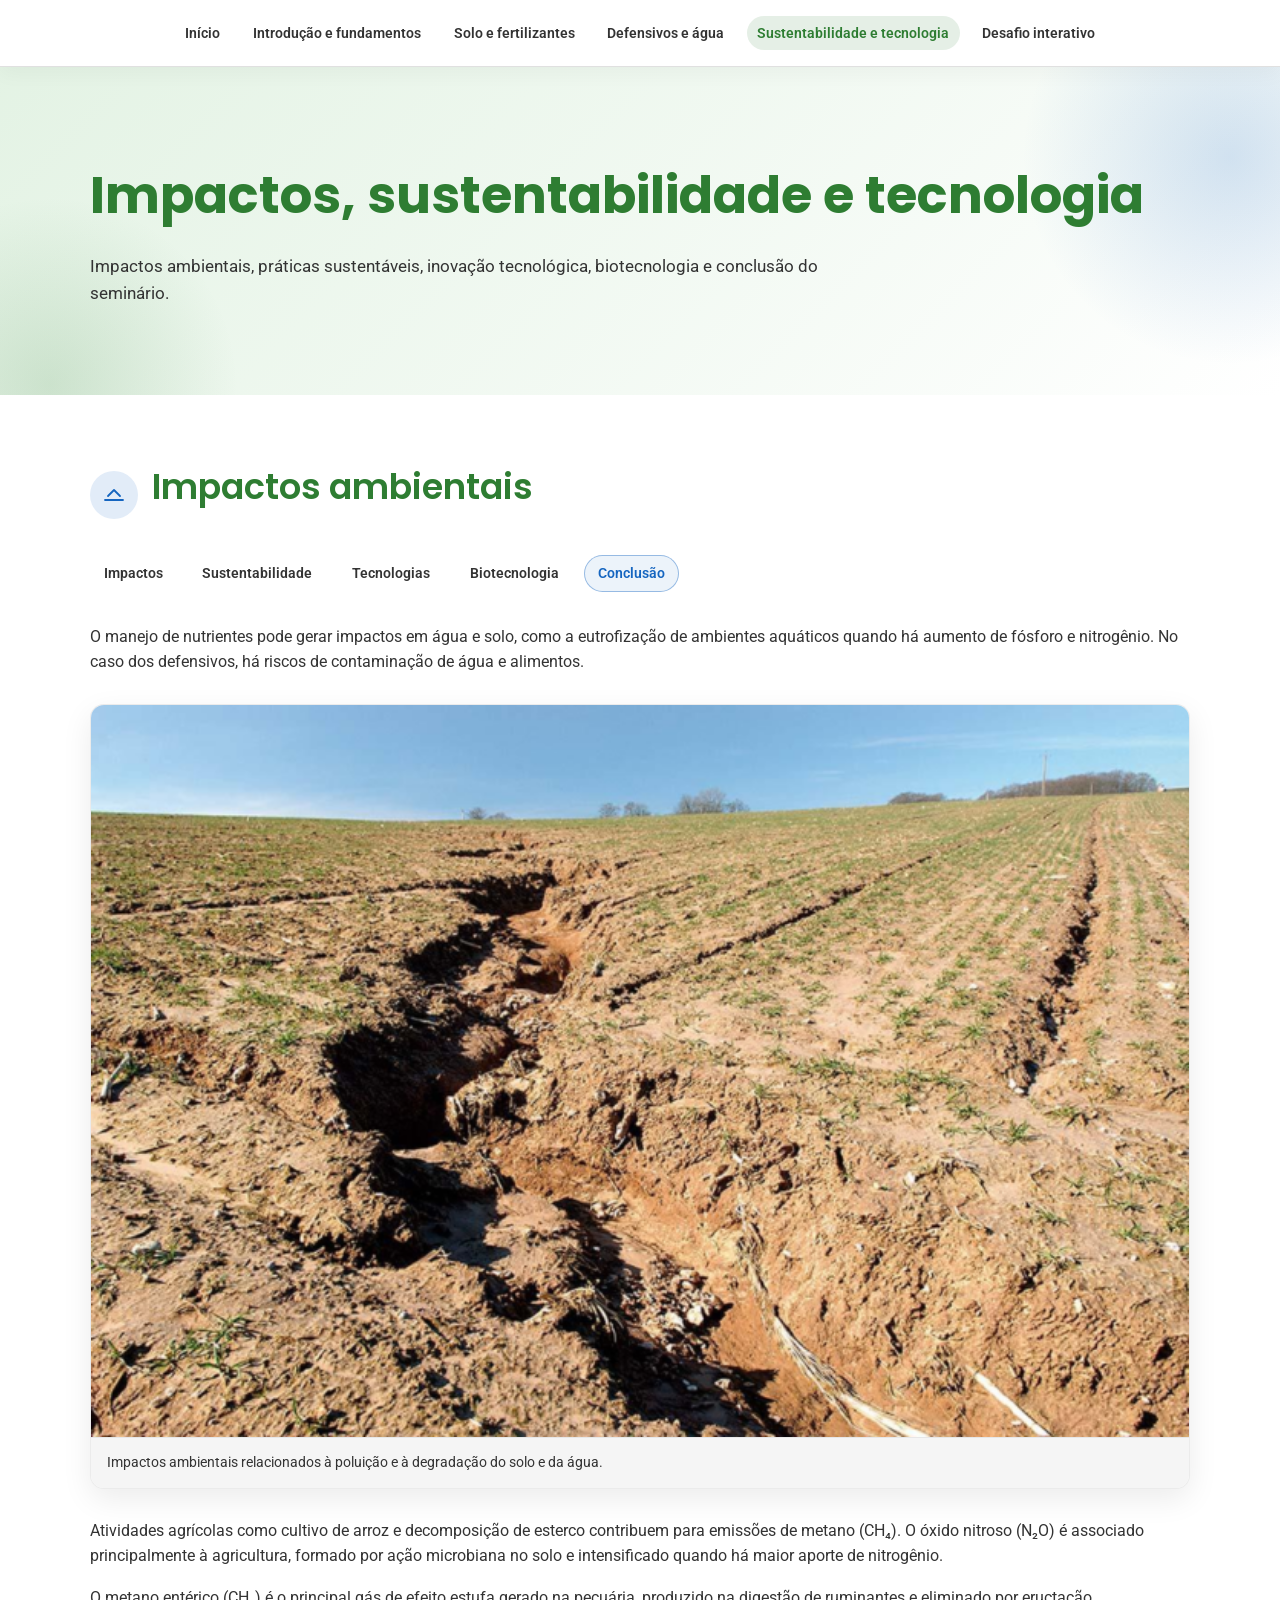
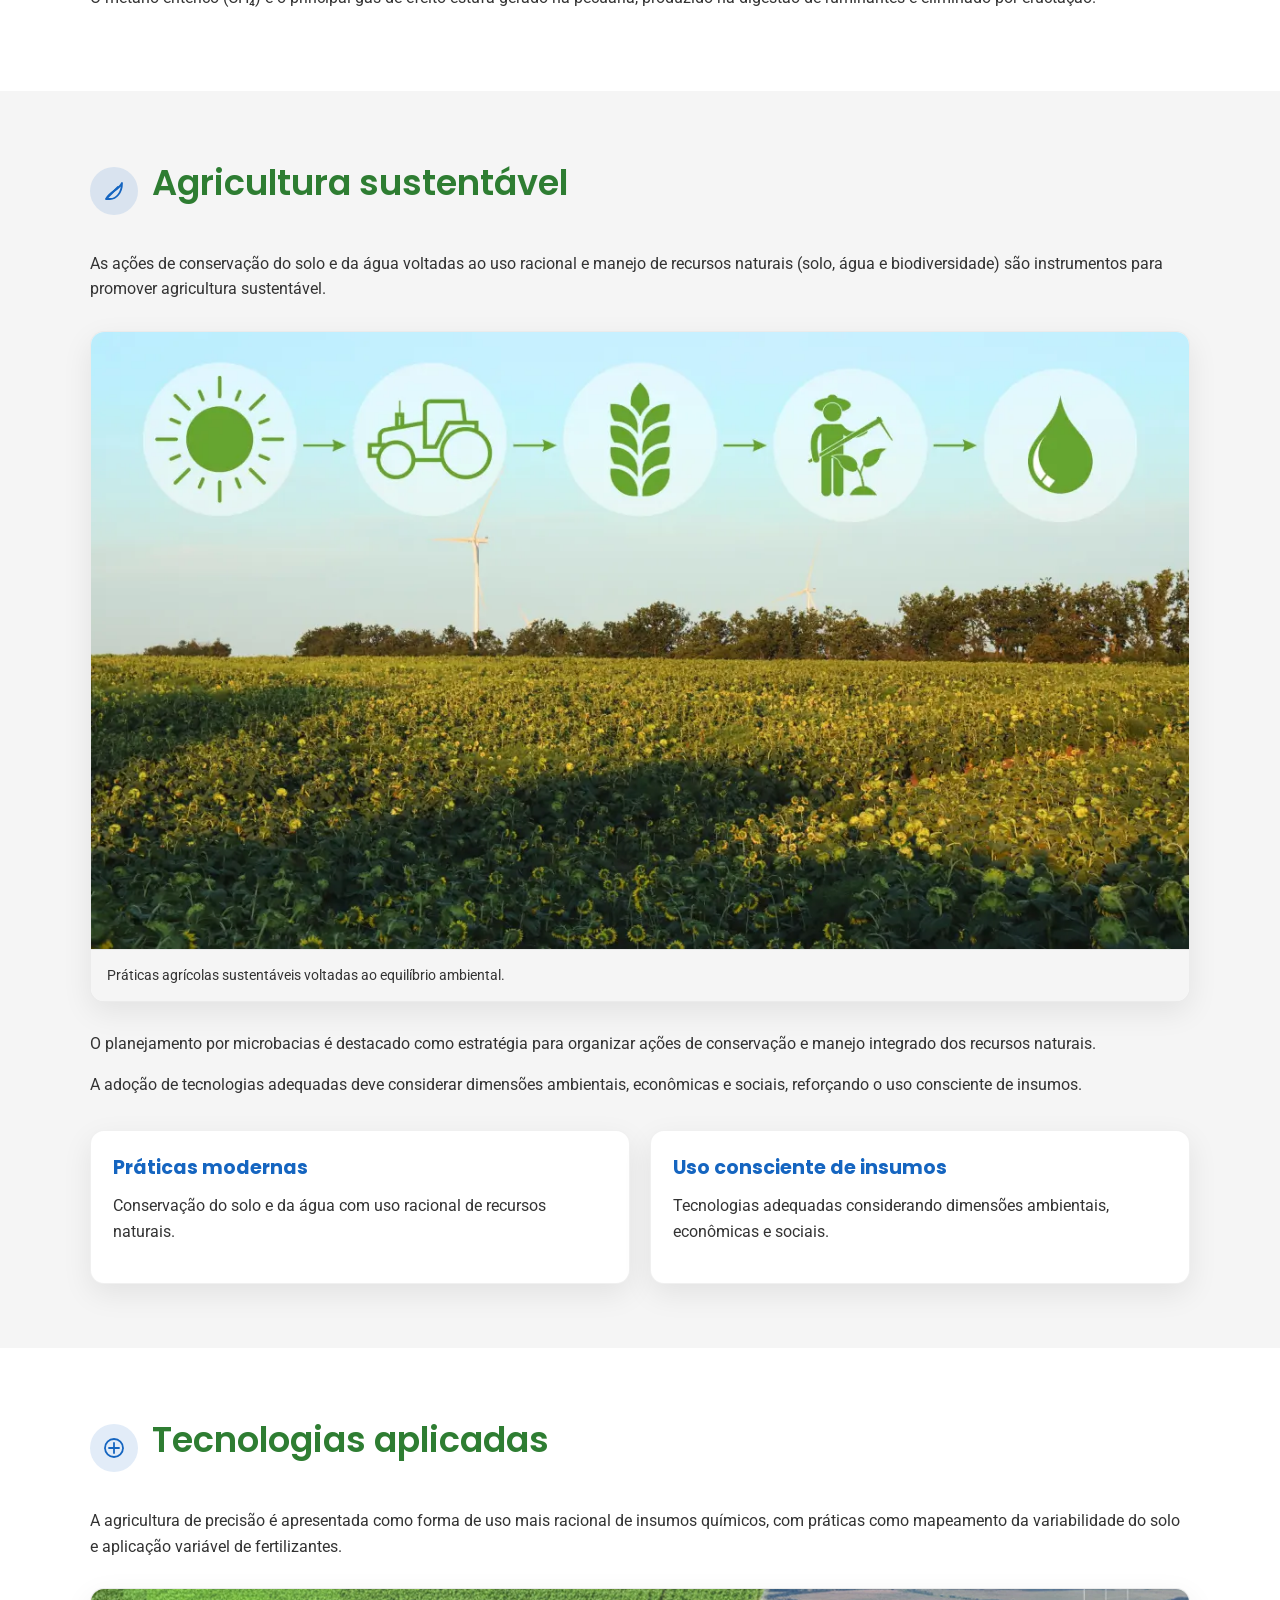
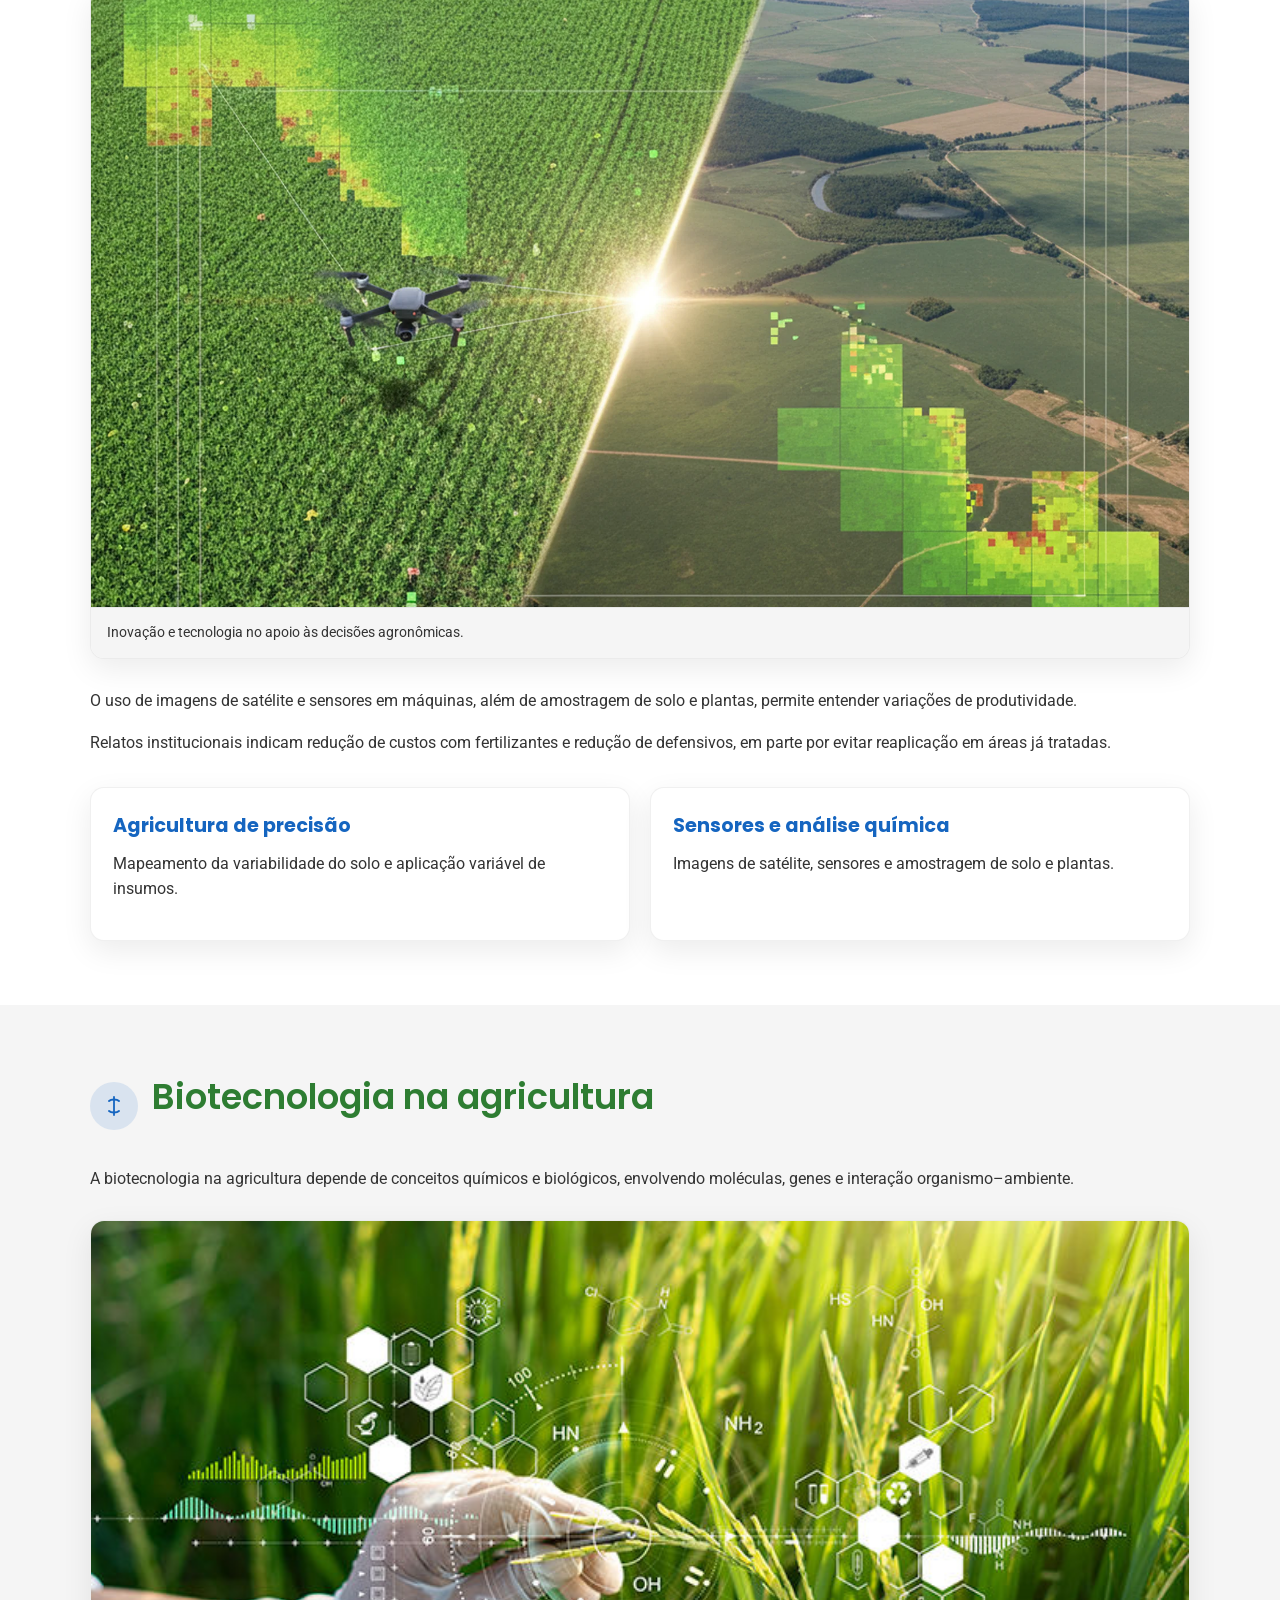
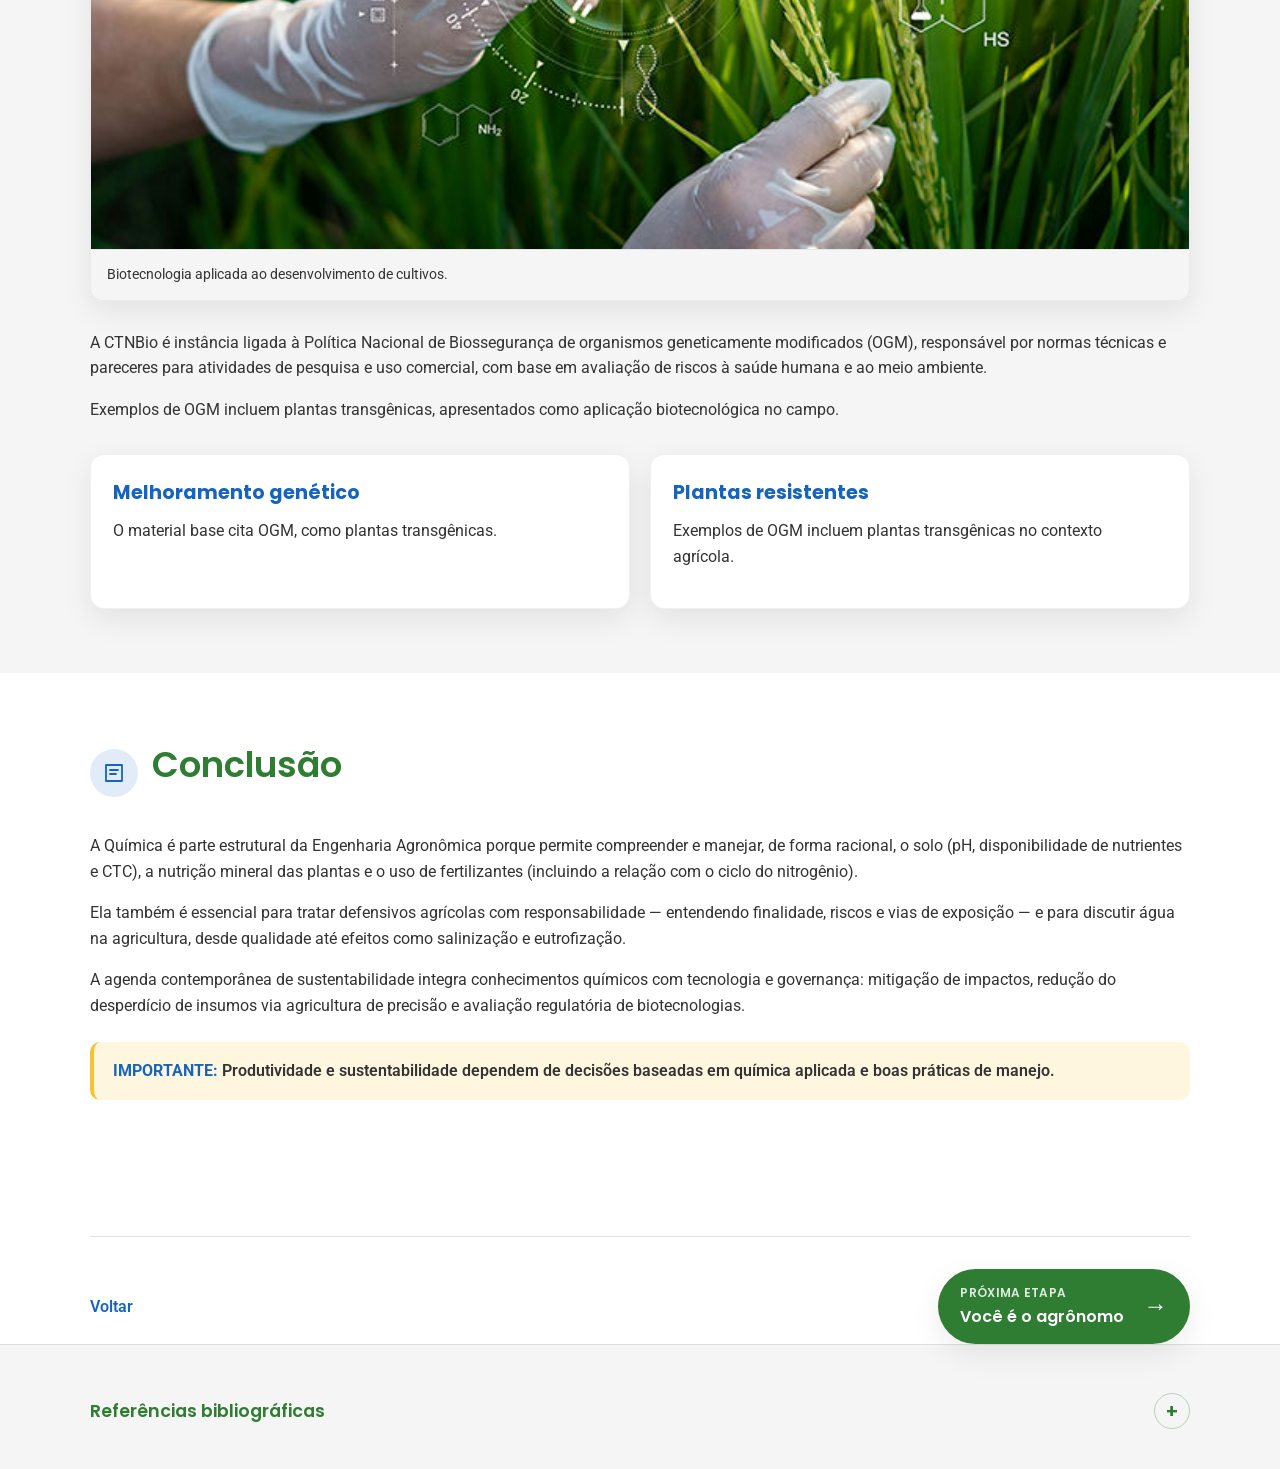
<file: pages/sustentabilidade-tecnologia.html>
﻿<!DOCTYPE html>
<html lang="pt-br">
  <head>
    <meta charset="UTF-8" />
    <meta name="viewport" content="width=device-width, initial-scale=1.0" />
    <title>Impactos, sustentabilidade e tecnologia | Química aplicada à Engenharia Agronômica</title>
    <link rel="preconnect" href="https://fonts.googleapis.com" />
    <link rel="preconnect" href="https://fonts.gstatic.com" crossorigin />
    <link href="https://fonts.googleapis.com/css2?family=Poppins:wght@600;700&family=Roboto:wght@400;500;700&display=swap" rel="stylesheet" />
    <link rel="stylesheet" href="../assets/css/styles.css" />
    <script defer src="../assets/js/script.js"></script>
  </head>
  <body data-page="sustentabilidade-tecnologia">
    <header class="site-header">
      <div class="container header__inner">
        <button class="nav-toggle" type="button" aria-label="Abrir menu" aria-expanded="false" data-nav-toggle>
          Menu
        </button>
        <nav class="site-nav" data-nav-menu>
          <a href="../index.html" data-page-target="index">Início</a>
          <a href="introducao.html" data-page-target="introducao">Introdução e fundamentos</a>
          <a href="solo-fertilizantes.html" data-page-target="solo-fertilizantes">Solo e fertilizantes</a>
          <a href="defensivos-agua.html" data-page-target="defensivos-agua">Defensivos e água</a>
          <a href="sustentabilidade-tecnologia.html" data-page-target="sustentabilidade-tecnologia">Sustentabilidade e tecnologia</a>
          <a href="desafio-agronomo.html" data-page-target="desafio-agronomo">Desafio interativo</a>
        </nav>
      </div>
    </header>

    <main>
      <section class="hero">
        <div class="container hero__content reveal">
          <h1>Impactos, sustentabilidade e tecnologia</h1>
          <p>Impactos ambientais, práticas sustentáveis, inovação tecnológica, biotecnologia e conclusão do seminário.</p>
        </div>
      </section>

      <section class="section" id="impactos">
        <div class="container">
          <div class="section-header reveal">
            <div class="section-icon" aria-hidden="true">
              <svg viewBox="0 0 24 24" width="24" height="24" fill="none" stroke="currentColor" stroke-width="1.8" stroke-linecap="round" stroke-linejoin="round">
                <path d="M3 17h18" />
                <path d="M6 13l6-6 6 6" />
              </svg>
            </div>
            <h2>Impactos ambientais</h2>
          </div>
          <div class="section-nav">
            <a href="#impactos" data-section-link>Impactos</a>
            <a href="#sustentabilidade" data-section-link>Sustentabilidade</a>
            <a href="#tecnologias" data-section-link>Tecnologias</a>
            <a href="#biotecnologia" data-section-link>Biotecnologia</a>
            <a href="#conclusao" data-section-link>Conclusão</a>
          </div>
          <p class="reveal">O manejo de nutrientes pode gerar impactos em água e solo, como a eutrofização de ambientes aquáticos quando há aumento de fósforo e nitrogênio. No caso dos defensivos, há riscos de contaminação de água e alimentos.</p>
          <figure class="section-image reveal">
            <img src="../assets/images/impactos%20amb.webp" alt="Cena de poluição e degradação ambiental associada ao uso inadequado do solo e da água" />
            <figcaption>Impactos ambientais relacionados à poluição e à degradação do solo e da água.</figcaption>
          </figure>
          <p class="reveal">Atividades agrícolas como cultivo de arroz e decomposição de esterco contribuem para emissões de metano (CH₄). O óxido nitroso (N₂O) é associado principalmente à agricultura, formado por ação microbiana no solo e intensificado quando há maior aporte de nitrogênio.</p>
          <p class="reveal">O metano entérico (CH₄) é o principal gás de efeito estufa gerado na pecuária, produzido na digestão de ruminantes e eliminado por eructação.</p>
        </div>
      </section>

      <section class="section section--alt" id="sustentabilidade">
        <div class="container">
          <div class="section-header reveal">
            <div class="section-icon" aria-hidden="true">
              <svg viewBox="0 0 24 24" width="24" height="24" fill="none" stroke="currentColor" stroke-width="1.8" stroke-linecap="round" stroke-linejoin="round">
                <path d="M4 20c4-8 12-8 16-16 0 10-6 16-12 16H4z" />
                <path d="M6 18c3-3 6-6 10-10" />
              </svg>
            </div>
            <h2>Agricultura sustentável</h2>
          </div>
          <p class="reveal">As ações de conservação do solo e da água voltadas ao uso racional e manejo de recursos naturais (solo, água e biodiversidade) são instrumentos para promover agricultura sustentável.</p>
          <figure class="section-image reveal">
            <img src="../assets/images/agro%20sustentável.webp" alt="Paisagem de agricultura sustentável com equilíbrio ambiental e uso responsável de recursos" />
            <figcaption>Práticas agrícolas sustentáveis voltadas ao equilíbrio ambiental.</figcaption>
          </figure>
          <p class="reveal">O planejamento por microbacias é destacado como estratégia para organizar ações de conservação e manejo integrado dos recursos naturais.</p>
          <p class="reveal">A adoção de tecnologias adequadas deve considerar dimensões ambientais, econômicas e sociais, reforçando o uso consciente de insumos.</p>
          <div class="card-grid">
            <article class="card reveal">
              <h3 class="card__title">Práticas modernas</h3>
              <p class="card__text">Conservação do solo e da água com uso racional de recursos naturais.</p>
            </article>
            <article class="card reveal">
              <h3 class="card__title">Uso consciente de insumos</h3>
              <p class="card__text">Tecnologias adequadas considerando dimensões ambientais, econômicas e sociais.</p>
            </article>
          </div>
        </div>
      </section>

      <section class="section" id="tecnologias">
        <div class="container">
          <div class="section-header reveal">
            <div class="section-icon" aria-hidden="true">
              <svg viewBox="0 0 24 24" width="24" height="24" fill="none" stroke="currentColor" stroke-width="1.8" stroke-linecap="round" stroke-linejoin="round">
                <circle cx="12" cy="12" r="9" />
                <path d="M12 7v10" />
                <path d="M7 12h10" />
              </svg>
            </div>
            <h2>Tecnologias aplicadas</h2>
          </div>
          <p class="reveal">A agricultura de precisão é apresentada como forma de uso mais racional de insumos químicos, com práticas como mapeamento da variabilidade do solo e aplicação variável de fertilizantes.</p>
          <figure class="section-image reveal">
            <img src="../assets/images/tech%20na%20agro.webp" alt="Tecnologias agrícolas como sensores e dados aplicados à agricultura de precisão" />
            <figcaption>Inovação e tecnologia no apoio às decisões agronômicas.</figcaption>
          </figure>
          <p class="reveal">O uso de imagens de satélite e sensores em máquinas, além de amostragem de solo e plantas, permite entender variações de produtividade.</p>
          <p class="reveal">Relatos institucionais indicam redução de custos com fertilizantes e redução de defensivos, em parte por evitar reaplicação em áreas já tratadas.</p>
          <div class="card-grid">
            <article class="card reveal">
              <h3 class="card__title">Agricultura de precisão</h3>
              <p class="card__text">Mapeamento da variabilidade do solo e aplicação variável de insumos.</p>
            </article>
            <article class="card reveal">
              <h3 class="card__title">Sensores e análise química</h3>
              <p class="card__text">Imagens de satélite, sensores e amostragem de solo e plantas.</p>
            </article>
          </div>
        </div>
      </section>

      <section class="section section--alt" id="biotecnologia">
        <div class="container">
          <div class="section-header reveal">
            <div class="section-icon" aria-hidden="true">
              <svg viewBox="0 0 24 24" width="24" height="24" fill="none" stroke="currentColor" stroke-width="1.8" stroke-linecap="round" stroke-linejoin="round">
                <path d="M12 3v18" />
                <path d="M7 7c2-2 8-2 10 0" />
                <path d="M7 17c2 2 8 2 10 0" />
              </svg>
            </div>
            <h2>Biotecnologia na agricultura</h2>
          </div>
          <p class="reveal">A biotecnologia na agricultura depende de conceitos químicos e biológicos, envolvendo moléculas, genes e interação organismo–ambiente.</p>
          <figure class="section-image reveal">
            <img src="../assets/images/biotech.jpg" alt="Laboratório de biotecnologia aplicado à agricultura e melhoramento de plantas" />
            <figcaption>Biotecnologia aplicada ao desenvolvimento de cultivos.</figcaption>
          </figure>
          <p class="reveal">A CTNBio é instância ligada à Política Nacional de Biossegurança de organismos geneticamente modificados (OGM), responsável por normas técnicas e pareceres para atividades de pesquisa e uso comercial, com base em avaliação de riscos à saúde humana e ao meio ambiente.</p>
          <p class="reveal">Exemplos de OGM incluem plantas transgênicas, apresentados como aplicação biotecnológica no campo.</p>
          <div class="card-grid">
            <article class="card reveal">
              <h3 class="card__title">Melhoramento genético</h3>
              <p class="card__text">O material base cita OGM, como plantas transgênicas.</p>
            </article>
            <article class="card reveal">
              <h3 class="card__title">Plantas resistentes</h3>
              <p class="card__text">Exemplos de OGM incluem plantas transgênicas no contexto agrícola.</p>
            </article>
          </div>
        </div>
      </section>

      <section class="section" id="conclusao">
        <div class="container">
          <div class="section-header reveal">
            <div class="section-icon" aria-hidden="true">
              <svg viewBox="0 0 24 24" width="24" height="24" fill="none" stroke="currentColor" stroke-width="1.8" stroke-linecap="round" stroke-linejoin="round">
                <path d="M4 4h16v16H4z" />
                <path d="M8 9h8" />
                <path d="M8 13h6" />
              </svg>
            </div>
            <h2>Conclusão</h2>
          </div>
          <p class="reveal">A Química é parte estrutural da Engenharia Agronômica porque permite compreender e manejar, de forma racional, o solo (pH, disponibilidade de nutrientes e CTC), a nutrição mineral das plantas e o uso de fertilizantes (incluindo a relação com o ciclo do nitrogênio).</p>
          <p class="reveal">Ela também é essencial para tratar defensivos agrícolas com responsabilidade — entendendo finalidade, riscos e vias de exposição — e para discutir água na agricultura, desde qualidade até efeitos como salinização e eutrofização.</p>
          <p class="reveal">A agenda contemporânea de sustentabilidade integra conhecimentos químicos com tecnologia e governança: mitigação de impactos, redução do desperdício de insumos via agricultura de precisão e avaliação regulatória de biotecnologias.</p>
          <div class="highlight reveal"><strong>IMPORTANTE:</strong> Produtividade e sustentabilidade dependem de decisões baseadas em química aplicada e boas práticas de manejo.</div>
        </div>
      </section>

      <div class="container">
        <div class="page-nav has-back">
          <a class="page-nav__back" href="defensivos-agua.html">Voltar</a>
          <div class="next-page">
            <a class="next-page__link" href="desafio-agronomo.html">
              <span class="next-page__text">
                <span class="next-page__kicker">Próxima etapa</span>
                <span class="next-page__title">Você é o agrônomo</span>
              </span>
              <span class="next-page__arrow" aria-hidden="true">→</span>
            </a>
          </div>
        </div>
      </div>
    </main>

    <footer class="footer">
      <div class="container">
        <button class="footer-toggle" type="button" aria-expanded="false" aria-controls="footer-references" data-footer-toggle>
          <span>Referências bibliográficas</span>
          <span class="footer-toggle__icon" aria-hidden="true">+</span>
        </button>
        <div class="footer-panel" id="footer-references">
          <ul class="references">
            <li>AGÊNCIA NACIONAL DE ÁGUAS E SANEAMENTO BÁSICO (ANA). Qualidade da água. Disponível em: https://www.gov.br/ana/pt-br/assuntos/monitoramento-e-eventos-criticos/qualidade-da-agua. Acesso em: 27 mar. 2026.</li>
            <li>AGÊNCIA NACIONAL DE ÁGUAS E SANEAMENTO BÁSICO (ANA). Índice de Qualidade das Águas (IQA). Disponível em: https://www.ana.gov.br/portalpnqa/indicadores-indice-aguas.aspx. Acesso em: 27 mar. 2026.</li>
            <li>AGROLINK. Calagem: o que é a acidez e o pH do solo? Como controlar? Disponível em: https://www.agrolink.com.br/fertilizantes/calagem-e-gessagem/calagem---o-que-e-a-acidez-e-calagem-do-solo_456691.html. Acesso em: 27 mar. 2026.</li>
            <li>AGROLINK. A importância da Capacidade de Troca de Cátions (CTC) no solo. Disponível em: https://www.agrolink.com.br/fertilizantes/aspectos-gerais/a-importancia-da-capacidade-de-troca-de-cations--ctc--no-solo_493132.html. Acesso em: 27 mar. 2026.</li>
            <li>AGÊNCIA NACIONAL DE VIGILÂNCIA SANITÁRIA (ANVISA). Agrotóxicos. Disponível em: https://www.gov.br/anvisa/pt-br/assuntos/agrotoxicos. Acesso em: 27 mar. 2026.</li>
            <li>BIBLIOTECA VIRTUAL EM SAÚDE (BVS/MS). Intoxicação por agrotóxicos. Disponível em: https://bvsms.saude.gov.br/intoxicacao-por-agrotoxicos/. Acesso em: 27 mar. 2026.</li>
            <li>BRASIL ESCOLA. Adubos Orgânicos e Inorgânicos. Disponível em: https://brasilescola.uol.com.br/quimica/adubos-organicos-inorganicos.htm. Acesso em: 27 mar. 2026.</li>
            <li>BRASIL ESCOLA. Ciclo do Nitrogênio: o que é, como funciona, etapas. Disponível em: https://brasilescola.uol.com.br/biologia/ciclo-nitrogenio.htm. Acesso em: 27 mar. 2026.</li>
            <li>BRASIL ESCOLA. Fertilizantes: o que são, função, tipos, produção. Disponível em: https://brasilescola.uol.com.br/geografia/fertilizantes.htm. Acesso em: 27 mar. 2026.</li>
            <li>BRASIL ESCOLA. Gases do efeito estufa: quais são, como agem. Disponível em: https://brasilescola.uol.com.br/quimica/gases-efeito-estufa.htm. Acesso em: 27 mar. 2026.</li>
            <li>BRASIL ESCOLA. Nutrição vegetal: o que é, elementos essenciais. Disponível em: https://brasilescola.uol.com.br/biologia/nutricao-das-plantas.htm. Acesso em: 27 mar. 2026.</li>
            <li>CAEMA (COMPANHIA DE SANEAMENTO AMBIENTAL DO MARANHÃO). Dia do Engenheiro Agrônomo. 2010. Disponível em: https://caema.ma.gov.br/index.php/noticias/436-dia-do-engenheiro-agronomo. Acesso em: 27 mar. 2026.</li>
            <li>CONSELHO FEDERAL DE ENGENHARIA E AGRONOMIA (CONFEA). 12 de outubro: Dia do Engenheiro Agrônomo. Disponível em: https://www.confea.org.br/12-de-outubro-dia-do-engenheiro-agronomo-0. Acesso em: 27 mar. 2026.</li>
            <li>CONSELHO FEDERAL DE ENGENHARIA E AGRONOMIA (CONFEA). Decreto nº 23.196, de 12 out. 1933: regula o exercício da profissão agronômica e dá outras providências. Disponível em: https://normativos.confea.org.br/Ementas/Visualizar?id=2. Acesso em: 27 mar. 2026.</li>
            <li>FUNDAÇÃO JOAQUIM NABUCO (FUNDAJ). Estudo da salinidade de águas utilizadas em pequena irrigação no Nordeste, e da sua evolução sazonal. 2021. Disponível em: https://www.gov.br/fundaj/pt-br/destaques/observa-fundaj-itens/observa-fundaj/artigos-de-joao-suassuna/estudo-da-salinidade-de-aguas-utilizadas-em-pequena-irrigacao-no-nordeste-e-da-sua-evolucao-sazonal-durante-os-anos-de-1988-e-1989-1. Acesso em: 27 mar. 2026.</li>
            <li>INSTITUTO NACIONAL DE CÂNCER (INCA). Agrotóxico. 2022. Disponível em: https://www.gov.br/inca/pt-br/assuntos/causas-e-prevencao-do-cancer/exposicao-no-trabalho-e-no-ambiente/agrotoxico. Acesso em: 27 mar. 2026.</li>
            <li>MINISTÉRIO DA AGRICULTURA E PECUÁRIA (MAPA). Conservação do Solo e da Água. 2016. Disponível em: https://www.gov.br/agricultura/pt-br/assuntos/sustentabilidade/conservacao-do-solo-e-da-agua. Acesso em: 27 mar. 2026.</li>
            <li>MINISTÉRIO DA AGRICULTURA E PECUÁRIA (MAPA). Agricultura de precisão é mais rentável e reduz a necessidade do uso de insumos. 2019. Disponível em: https://www.gov.br/agricultura/pt-br/assuntos/noticias/2022/agricultura-de-precisao-e-mais-rentavel-e-diminui-necessidade-do-uso-insumos. Acesso em: 27 mar. 2026.</li>
            <li>MINISTÉRIO DA CIÊNCIA, TECNOLOGIA E INOVAÇÃO (MCTI). Sobre a CTNBio. 2021. Disponível em: https://www.gov.br/mcti/pt-br/composicao/conselhos/ctnbio. Acesso em: 27 mar. 2026.</li>
            <li>MUNDO EDUCAÇÃO. Eutrofização. Disponível em: https://mundoeducacao.uol.com.br/biologia/eutrofizacao.htm. Acesso em: 27 mar. 2026.</li>
            <li>MUNDO EDUCAÇÃO. Processo de salinização do solo. Disponível em: https://mundoeducacao.uol.com.br/geografia/processo-salinizacao-solo.htm. Acesso em: 27 mar. 2026.</li>
            <li>CONSELHO REGIONAL DE MEDICINA VETERINÁRIA DO ESTADO DE SÃO PAULO (CRMV-SP). Pesquisa avalia emissão de metano por bovinos. 2015. Disponível em: https://crmvsp.gov.br/pesquisa-avalia-emissao-de-metano-por-bovinos/. Acesso em: 27 mar. 2026.</li>
          </ul>
        </div>
      </div>
    </footer>
  </body>
</html>
</file>
<file: assets/css/styles.css>
﻿:root {
  --green-900: #2E7D32;
  --green-500: #66BB6A;
  --blue-700: #1565C0;
  --yellow-500: #FBC02D;
  --white: #FFFFFF;
  --gray-50: #F5F5F5;
  --gray-300: #E0E0E0;
  --gray-700: #333333;
  --shadow: 0 10px 30px rgba(0, 0, 0, 0.08);
  --radius: 14px;
}

* {
  box-sizing: border-box;
}

[hidden] {
  display: none !important;
}

html {
  scroll-behavior: smooth;
}

body {
  margin: 0;
  font-family: "Roboto", sans-serif;
  color: var(--gray-700);
  background: var(--white);
  line-height: 1.6;
}

a {
  color: inherit;
  text-decoration: none;
}

img,
svg {
  max-width: 100%;
  display: block;
}

.container {
  width: min(1100px, 92%);
  margin: 0 auto;
}

.site-header {
  position: sticky;
  top: 0;
  z-index: 1000;
  background: var(--white);
  border-bottom: 1px solid var(--gray-300);
  box-shadow: 0 6px 20px rgba(0, 0, 0, 0.04);
}

.header__inner {
  display: flex;
  align-items: center;
  justify-content: center;
  gap: 1.5rem;
  padding: 1rem 0;
}

.brand {
  display: flex;
  flex-direction: column;
  gap: 0.25rem;
  font-family: "Poppins", sans-serif;
  color: var(--green-900);
}

.brand__title {
  font-weight: 700;
  font-size: 1rem;
  letter-spacing: 0.3px;
}

.brand__subtitle {
  font-size: 0.8rem;
  color: var(--blue-700);
  font-weight: 600;
}

.nav-toggle {
  display: none;
  border: 1px solid var(--green-900);
  background: var(--white);
  color: var(--green-900);
  font-family: "Poppins", sans-serif;
  font-weight: 600;
  padding: 0.5rem 1rem;
  border-radius: 999px;
  cursor: pointer;
  margin-left: auto;
}

.site-nav {
  display: flex;
  flex-wrap: wrap;
  gap: 0.75rem;
  align-items: center;
  justify-content: center;
}

.site-nav a {
  font-size: 0.9rem;
  font-weight: 600;
  padding: 0.35rem 0.65rem;
  border-radius: 999px;
  transition: all 0.2s ease;
  color: var(--gray-700);
}

.site-nav a:hover {
  background: var(--gray-50);
  color: var(--green-900);
}

.site-nav a.is-active {
  background: rgba(46, 125, 50, 0.12);
  color: var(--green-900);
}

main {
  min-height: 70vh;
}

.section {
  padding: 4rem 0;
}

.section--alt {
  background: var(--gray-50);
}

.hero {
  padding: 5.5rem 0 4.5rem;
  background: linear-gradient(135deg, rgba(102, 187, 106, 0.18), rgba(255, 255, 255, 0.95));
  position: relative;
  overflow: hidden;
}

.hero::before {
  content: "";
  position: absolute;
  width: 420px;
  height: 420px;
  background: radial-gradient(circle, rgba(21, 101, 192, 0.18), transparent 70%);
  top: -120px;
  right: -160px;
}

.hero::after {
  content: "";
  position: absolute;
  width: 380px;
  height: 380px;
  background: radial-gradient(circle, rgba(46, 125, 50, 0.16), transparent 70%);
  bottom: -180px;
  left: -140px;
}

.hero__content {
  position: relative;
  z-index: 1;
}

.hero h1 {
  font-family: "Poppins", sans-serif;
  font-size: clamp(2.2rem, 4vw, 3.4rem);
  margin: 0 0 1rem;
  color: var(--green-900);
  font-weight: 700;
}

.hero p {
  max-width: 760px;
  font-size: 1.05rem;
}

.hero__meta {
  display: grid;
  grid-template-columns: repeat(auto-fit, minmax(220px, 1fr));
  gap: 1rem;
  margin-top: 2rem;
}

.hero-media {
  margin-top: 2.2rem;
  border-radius: var(--radius);
  overflow: hidden;
  border: 1px solid rgba(0, 0, 0, 0.08);
  box-shadow: var(--shadow);
  background: var(--white);
}

.hero-media img {
  width: 100%;
  height: auto;
}

.section-image {
  margin: 1.8rem 0;
  border-radius: var(--radius);
  overflow: hidden;
  border: 1px solid rgba(0, 0, 0, 0.08);
  box-shadow: var(--shadow);
  background: var(--white);
}

.section-image img {
  width: 100%;
  height: auto;
}

.section-image--diagram {
  text-align: center;
}

.section-image--diagram img {
  width: min(100%, 640px);
  margin: 0 auto;
}

.section-image figcaption {
  padding: 0.85rem 1rem;
  font-size: 0.9rem;
  color: var(--gray-700);
  background: var(--gray-50);
  border-top: 1px solid rgba(0, 0, 0, 0.06);
}

.meta-card {
  background: var(--white);
  border-radius: var(--radius);
  padding: 1rem 1.2rem;
  border: 1px solid var(--gray-300);
  box-shadow: var(--shadow);
}

.meta-card span {
  display: block;
  font-weight: 700;
  font-family: "Poppins", sans-serif;
  color: var(--blue-700);
  font-size: 0.85rem;
  margin-bottom: 0.35rem;
}

h2 {
  font-family: "Poppins", sans-serif;
  font-size: clamp(1.6rem, 3vw, 2.2rem);
  margin: 0 0 1rem;
  color: var(--green-900);
  font-weight: 600;
}

h3 {
  font-family: "Poppins", sans-serif;
  font-size: 1.2rem;
  margin: 0 0 0.6rem;
  color: var(--blue-700);
}

p {
  margin: 0 0 1rem;
}

.section-header {
  display: flex;
  align-items: center;
  gap: 0.9rem;
  margin-bottom: 1.5rem;
}

.section-icon {
  width: 48px;
  height: 48px;
  border-radius: 50%;
  display: grid;
  place-items: center;
  background: rgba(21, 101, 192, 0.12);
  color: var(--blue-700);
}

.section-nav {
  display: flex;
  flex-wrap: wrap;
  gap: 0.75rem;
  margin: 1.5rem 0 2rem;
}

.section-nav a {
  padding: 0.4rem 0.8rem;
  border-radius: 999px;
  border: 1px solid transparent;
  background: var(--white);
  font-weight: 600;
  font-size: 0.85rem;
  color: var(--gray-700);
  transition: all 0.2s ease;
}

.section-nav a.is-active {
  border-color: rgba(21, 101, 192, 0.4);
  color: var(--blue-700);
  background: rgba(21, 101, 192, 0.08);
}

.card-grid {
  display: grid;
  grid-template-columns: repeat(auto-fit, minmax(220px, 1fr));
  gap: 1.2rem;
  margin-top: 2rem;
}

.card {
  background: var(--white);
  border-radius: var(--radius);
  padding: 1.4rem;
  border: 1px solid rgba(0, 0, 0, 0.06);
  box-shadow: var(--shadow);
  transition: transform 0.2s ease, box-shadow 0.2s ease;
}

.card:hover {
  transform: translateY(-6px);
  box-shadow: 0 16px 30px rgba(0, 0, 0, 0.12);
}

.card__title {
  margin: 0 0 0.6rem;
}

.quiz-card {
  background: var(--white);
  border-radius: var(--radius);
  padding: 2rem;
  border: 1px solid rgba(0, 0, 0, 0.06);
  box-shadow: var(--shadow);
  display: grid;
  gap: 1.5rem;
  transition: opacity 0.3s ease, transform 0.3s ease;
}

.quiz-card.is-fading {
  opacity: 0;
  transform: translateY(6px);
}

.quiz-meta {
  display: flex;
  align-items: center;
  justify-content: space-between;
  flex-wrap: wrap;
  gap: 0.75rem;
  font-weight: 600;
  color: var(--blue-700);
}

.quiz-title {
  font-family: "Poppins", sans-serif;
  font-size: 1.4rem;
  margin: 0;
  color: var(--green-900);
}

.quiz-context {
  margin: 0;
}

.quiz-question {
  margin: 0;
  font-weight: 600;
}

.quiz-options {
  display: grid;
  gap: 0.75rem;
}

.quiz-option {
  width: 100%;
  text-align: left;
  padding: 0.9rem 1rem;
  border-radius: 12px;
  border: 1px solid rgba(0, 0, 0, 0.1);
  background: var(--white);
  font-weight: 600;
  color: var(--gray-700);
  cursor: pointer;
  transition: transform 0.2s ease, box-shadow 0.2s ease, border-color 0.2s ease;
}

.quiz-option:hover:not(:disabled) {
  transform: translateY(-2px);
  box-shadow: 0 10px 20px rgba(0, 0, 0, 0.08);
  border-color: rgba(21, 101, 192, 0.4);
}

.quiz-option:disabled {
  cursor: not-allowed;
  opacity: 0.85;
}

.quiz-option.is-correct {
  background: rgba(46, 125, 50, 0.12);
  border-color: rgba(46, 125, 50, 0.6);
  color: var(--green-900);
}

.quiz-option.is-incorrect {
  background: rgba(211, 47, 47, 0.12);
  border-color: rgba(211, 47, 47, 0.6);
  color: #8b1b1b;
}

.quiz-feedback {
  border-radius: 12px;
  padding: 1rem 1.2rem;
  border: 1px solid transparent;
  background: var(--gray-50);
  display: none;
  gap: 0.4rem;
}

.quiz-feedback.is-visible {
  display: grid;
}

.quiz-feedback__status {
  font-weight: 700;
  font-family: "Poppins", sans-serif;
}

.quiz-feedback--correct {
  border-color: rgba(46, 125, 50, 0.4);
}

.quiz-feedback--incorrect {
  border-color: rgba(211, 47, 47, 0.4);
}

.quiz-actions {
  display: flex;
  align-items: center;
  justify-content: flex-end;
  gap: 1rem;
  flex-wrap: wrap;
}

.quiz-next {
  padding: 0.7rem 1.4rem;
  border-radius: 999px;
  background: var(--blue-700);
  color: var(--white);
  border: none;
  font-weight: 600;
  cursor: pointer;
  transition: transform 0.2s ease, box-shadow 0.2s ease;
}

.quiz-next:disabled {
  opacity: 0.6;
  cursor: not-allowed;
}

.quiz-next:not(:disabled):hover {
  transform: translateY(-2px);
  box-shadow: 0 10px 20px rgba(0, 0, 0, 0.12);
}

.quiz-result {
  background: var(--gray-50);
  border-radius: var(--radius);
  padding: 2rem;
  border: 1px solid rgba(0, 0, 0, 0.06);
  display: grid;
  gap: 1rem;
}

.quiz-result__score {
  font-weight: 700;
  font-size: 1.1rem;
  color: var(--blue-700);
}

.quiz-result__actions {
  display: flex;
  gap: 1rem;
  flex-wrap: wrap;
}

.quiz-link {
  font-weight: 600;
  color: var(--blue-700);
}

.quiz-link:hover {
  color: var(--green-900);
}

.highlight {
  border-left: 4px solid var(--yellow-500);
  background: rgba(251, 192, 45, 0.15);
  padding: 1rem 1.2rem;
  border-radius: 10px;
  margin: 1.5rem 0;
  font-weight: 600;
}

.highlight strong {
  color: var(--blue-700);
}

.keyword {
  color: var(--blue-700);
  font-weight: 700;
}

.diagram {
  margin-top: 2rem;
  padding: 1.2rem;
  border-radius: var(--radius);
  border: 1px dashed rgba(21, 101, 192, 0.4);
  background: rgba(21, 101, 192, 0.04);
}

.ph-scale {
  display: grid;
  grid-template-columns: repeat(3, 1fr);
  border-radius: 999px;
  overflow: hidden;
  text-align: center;
  font-weight: 700;
  margin-top: 1rem;
}

.ph-scale span {
  padding: 0.6rem 0.4rem;
  font-size: 0.85rem;
  color: var(--gray-700);
}

.ph-scale-numbers {
  display: grid;
  grid-template-columns: repeat(15, 1fr);
  gap: 0;
  margin-top: 0.6rem;
  font-size: 0.75rem;
  color: var(--gray-700);
  text-align: center;
  font-weight: 600;
}

.ph-scale-numbers span {
  line-height: 1.2;
}

.ph-scale .acidic {
  background: rgba(251, 192, 45, 0.7);
}

.ph-scale .neutral {
  background: rgba(102, 187, 106, 0.6);
}

.ph-scale .alkaline {
  background: rgba(21, 101, 192, 0.5);
  color: #0b2a4a;
}

.cycle {
  display: grid;
  grid-template-columns: repeat(auto-fit, minmax(160px, 1fr));
  gap: 1rem;
  margin-top: 1.5rem;
}

.cycle-step {
  position: relative;
  padding: 0.8rem 1rem;
  border-radius: 12px;
  background: var(--white);
  border: 1px solid rgba(0, 0, 0, 0.08);
  text-align: center;
  display: flex;
  flex-direction: column;
  gap: 0.35rem;
}

.cycle-step__title {
  font-weight: 700;
  color: var(--blue-700);
}

.cycle-step__desc {
  font-size: 0.8rem;
  color: var(--gray-700);
  line-height: 1.4;
}

.cycle-step::after {
  content: "→";
  position: absolute;
  right: -1.1rem;
  top: 50%;
  transform: translateY(-50%);
  color: var(--green-900);
  font-weight: 700;
}

.cycle-step:last-child::after {
  content: "";
}

.water-flow {
  display: grid;
  grid-template-columns: repeat(auto-fit, minmax(180px, 1fr));
  gap: 1rem;
  margin-top: 1.5rem;
}

.water-flow div {
  padding: 1rem;
  border-radius: 12px;
  background: rgba(46, 125, 50, 0.08);
  border: 1px solid rgba(46, 125, 50, 0.2);
  font-weight: 600;
  text-align: center;
}

.footer {
  background: var(--gray-50);
  padding: 3rem 0 2.5rem;
  border-top: 1px solid var(--gray-300);
}

.footer h3 {
  color: var(--green-900);
}

.footer-toggle {
  width: 100%;
  display: flex;
  align-items: center;
  justify-content: space-between;
  gap: 1rem;
  background: none;
  border: none;
  padding: 0;
  font-family: "Poppins", sans-serif;
  font-size: 1.1rem;
  font-weight: 600;
  color: var(--green-900);
  cursor: pointer;
}

.footer-toggle__icon {
  width: 36px;
  height: 36px;
  border-radius: 50%;
  border: 1px solid rgba(46, 125, 50, 0.3);
  display: grid;
  place-items: center;
  font-size: 1.2rem;
  color: var(--green-900);
  transition: transform 0.2s ease, background 0.2s ease;
}

.footer-toggle.is-open .footer-toggle__icon {
  transform: rotate(45deg);
  background: rgba(46, 125, 50, 0.1);
}

.footer-panel {
  margin-top: 1rem;
}

body.js-enabled .footer-panel {
  max-height: 0;
  overflow: hidden;
  margin-top: 0;
  transition: max-height 0.4s ease, margin-top 0.4s ease;
}

body.js-enabled .footer-panel.is-open {
  margin-top: 1rem;
}

.references {
  list-style: none;
  padding: 0;
  margin: 0;
  display: grid;
  gap: 0.65rem;
  font-size: 0.85rem;
}

.references li {
  line-height: 1.45;
}

.page-nav {
  margin-top: 3rem;
  padding-top: 2rem;
  border-top: 1px solid var(--gray-300);
  display: flex;
  align-items: center;
  justify-content: center;
  gap: 1.5rem;
  flex-wrap: wrap;
  width: 100%;
}

.page-nav.has-back {
  justify-content: space-between;
}

.page-nav__back {
  font-weight: 600;
  color: var(--blue-700);
}

.page-nav__back:hover {
  color: var(--green-900);
}

.next-page {
  margin-left: 0;
}

.next-page__link {
  display: flex;
  align-items: center;
  gap: 1.2rem;
  padding: 0.9rem 1.4rem;
  border-radius: 999px;
  background: var(--green-900);
  color: var(--white);
  box-shadow: var(--shadow);
  transition: transform 0.2s ease, box-shadow 0.2s ease, background 0.2s ease;
}

.next-page__link:hover {
  transform: translateY(-3px);
  box-shadow: 0 16px 28px rgba(0, 0, 0, 0.15);
  background: #256428;
}

.next-page__text {
  display: flex;
  flex-direction: column;
  gap: 0.1rem;
  font-family: "Poppins", sans-serif;
}

.next-page__kicker {
  font-size: 0.75rem;
  font-weight: 600;
  opacity: 0.85;
  letter-spacing: 0.3px;
  text-transform: uppercase;
}

.next-page__title {
  font-size: 1rem;
  font-weight: 600;
}

.next-page__arrow {
  font-size: 1.5rem;
  font-weight: 700;
}

.reveal {
  opacity: 0;
  transform: translateY(14px);
  transition: all 0.6s ease;
}

.reveal.is-visible {
  opacity: 1;
  transform: translateY(0);
}

@media (max-width: 980px) {
  .header__inner {
    justify-content: space-between;
  }

  .nav-toggle {
    display: inline-flex;
  }

  .site-nav {
    position: absolute;
    top: 100%;
    right: 4%;
    background: var(--white);
    border: 1px solid var(--gray-300);
    border-radius: var(--radius);
    padding: 1rem;
    box-shadow: var(--shadow);
    flex-direction: column;
    align-items: flex-start;
    gap: 0.5rem;
    width: min(320px, 90vw);
    opacity: 0;
    pointer-events: none;
    transform: translateY(-10px);
    transition: all 0.2s ease;
  }

  .site-nav.is-open {
    opacity: 1;
    pointer-events: auto;
    transform: translateY(0);
  }
}

@media (max-width: 720px) {
  .hero {
    padding-top: 4.5rem;
  }

  .header__inner {
    align-items: flex-start;
  }

  .brand__title {
    font-size: 0.95rem;
  }

  .meta-card {
    box-shadow: none;
  }

  .ph-scale-numbers {
    font-size: 0.65rem;
  }

  .page-nav {
    flex-direction: column;
    align-items: flex-start;
  }

  .next-page {
    width: 100%;
    margin-left: 0;
  }

  .next-page__link {
    width: 100%;
    justify-content: space-between;
  }

  .quiz-card {
    padding: 1.4rem;
  }

  .quiz-actions {
    justify-content: flex-start;
  }

  .quiz-result {
    padding: 1.4rem;
  }
}

@media (prefers-reduced-motion: reduce) {
  html {
    scroll-behavior: auto;
  }

  .reveal {
    transition: none;
  }
}
</file>
